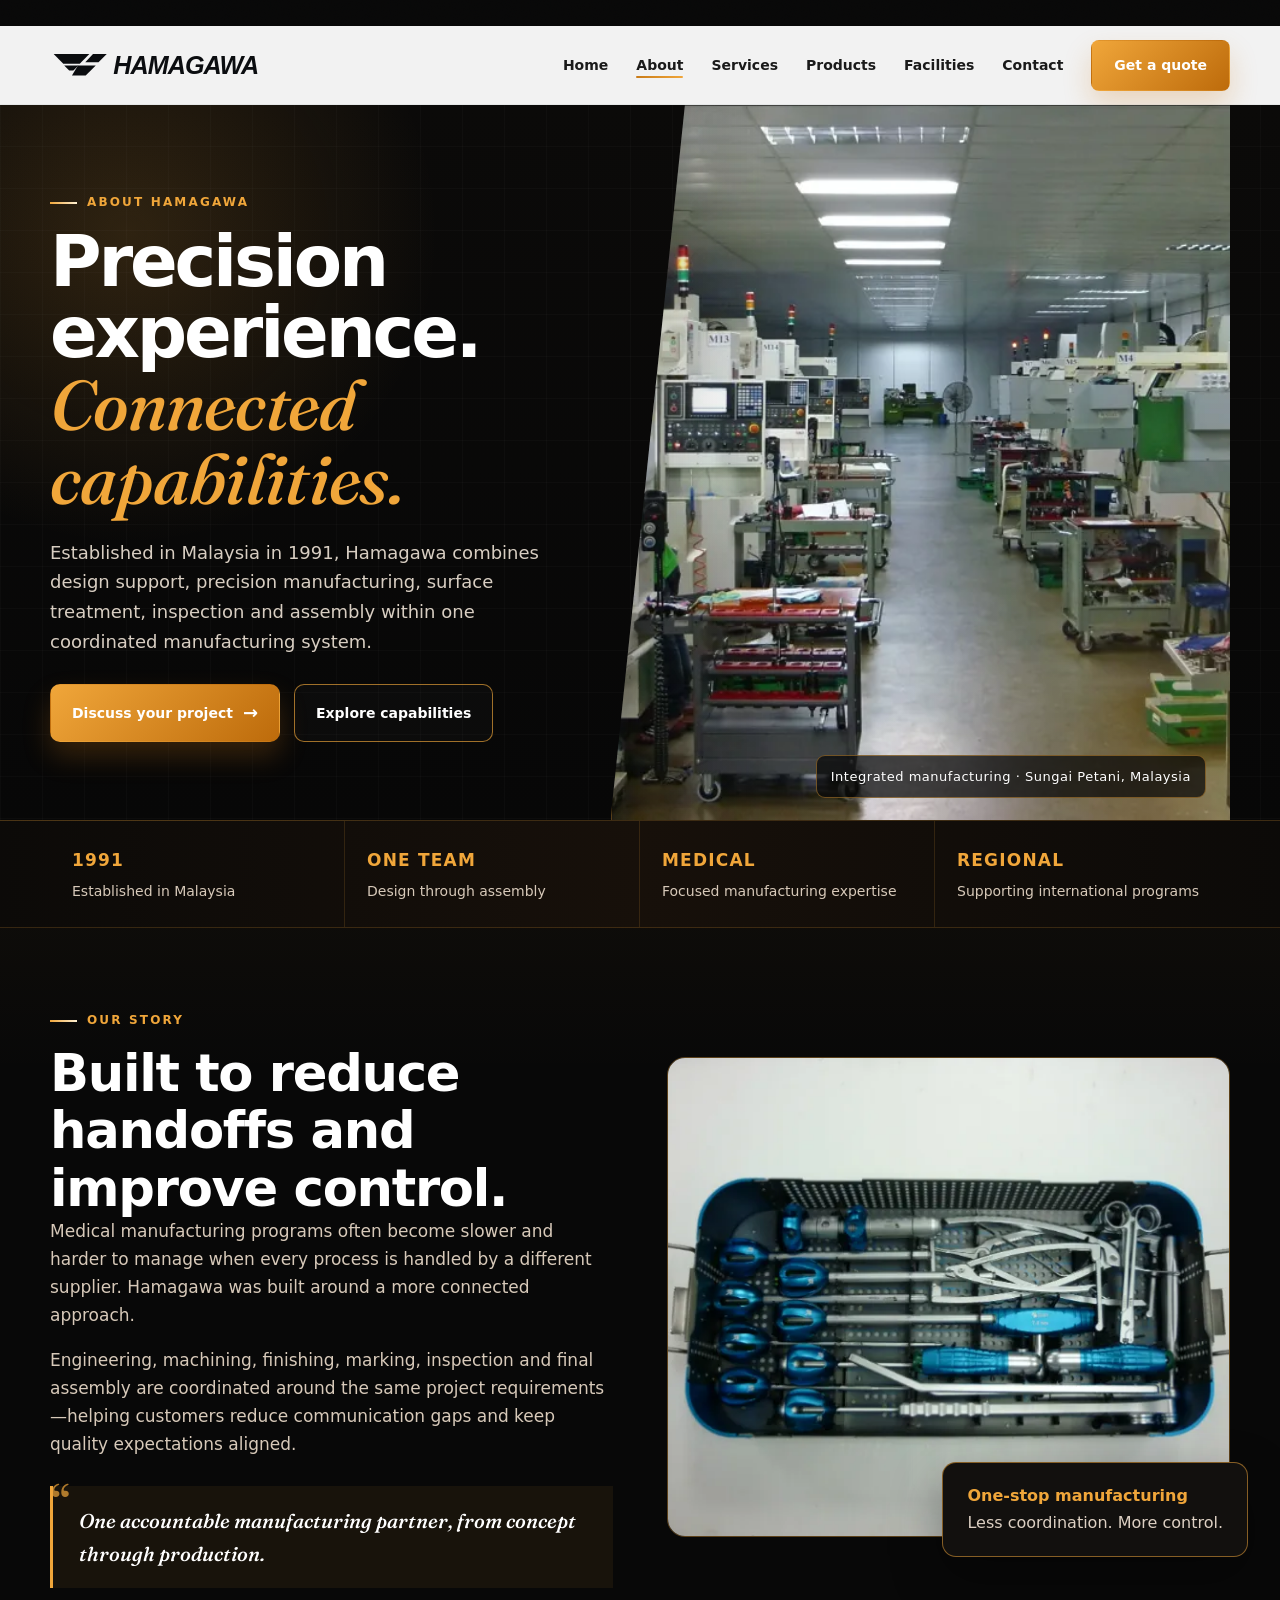
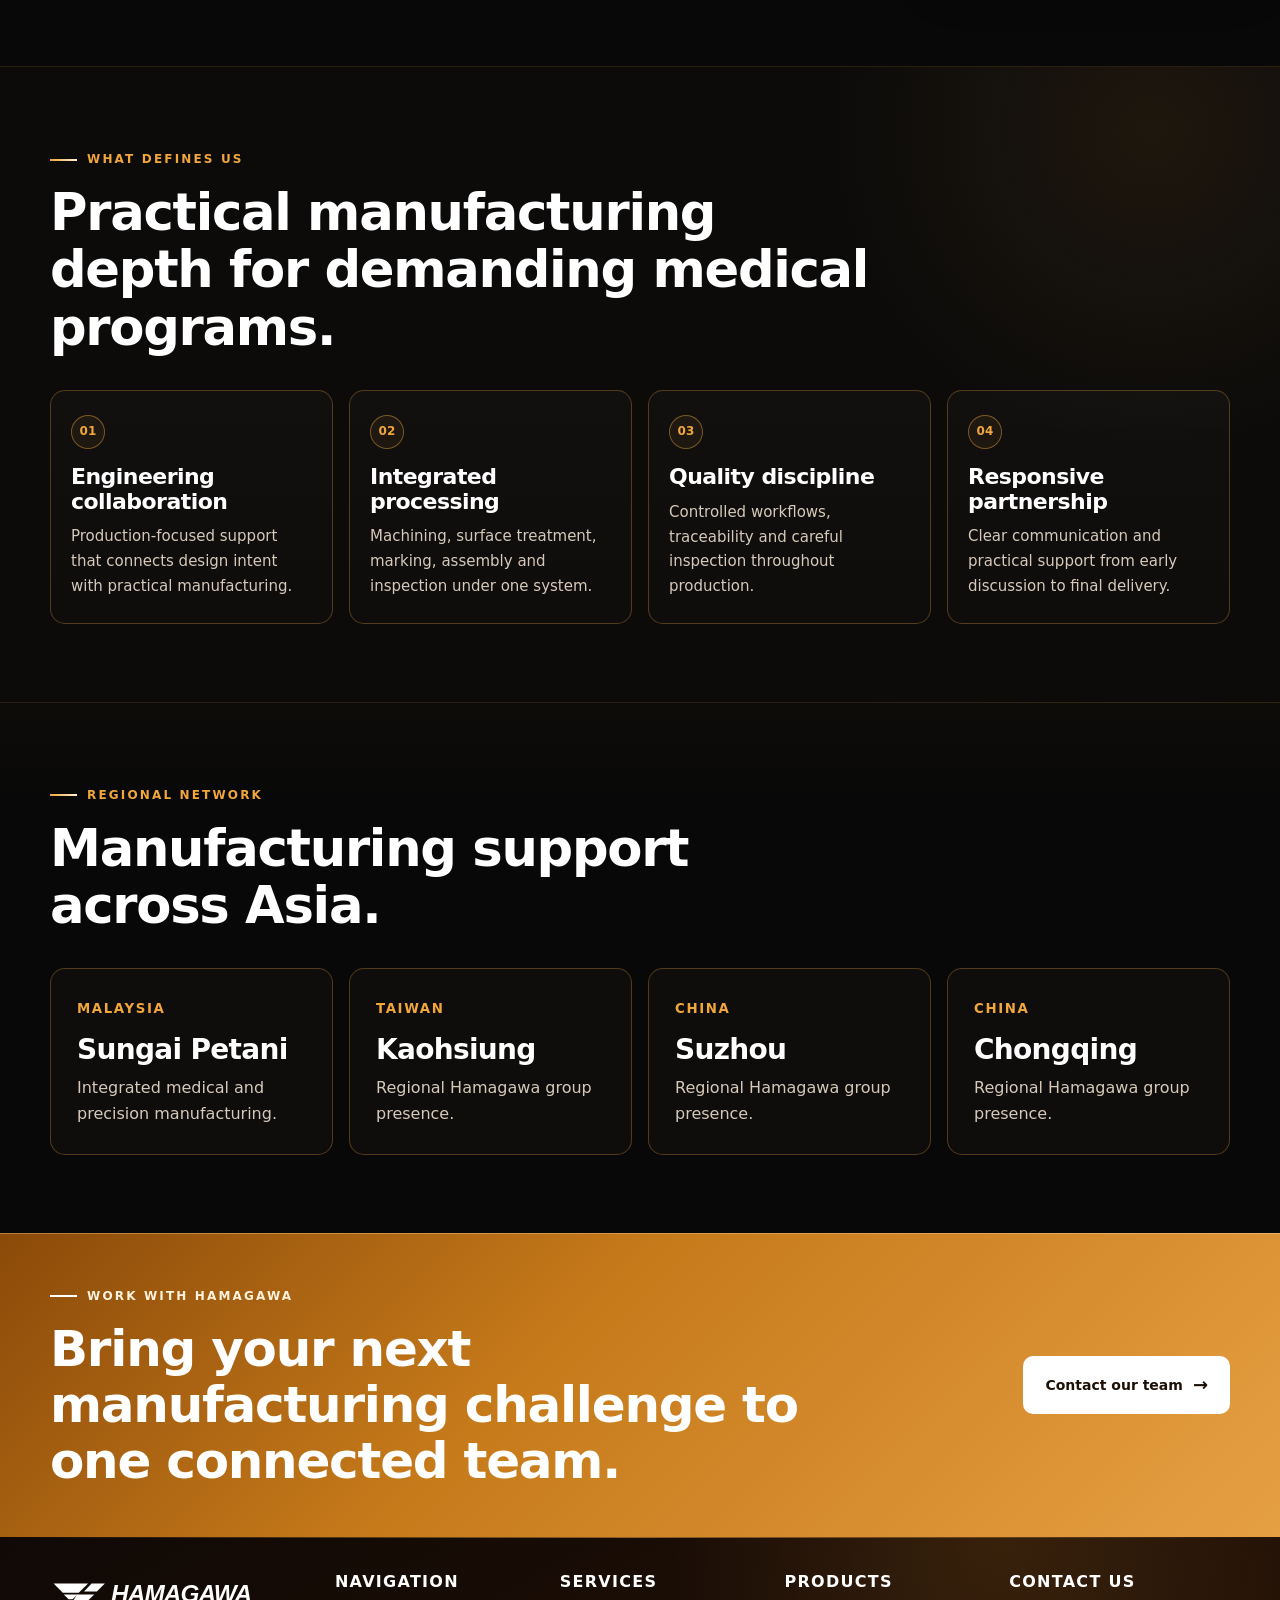
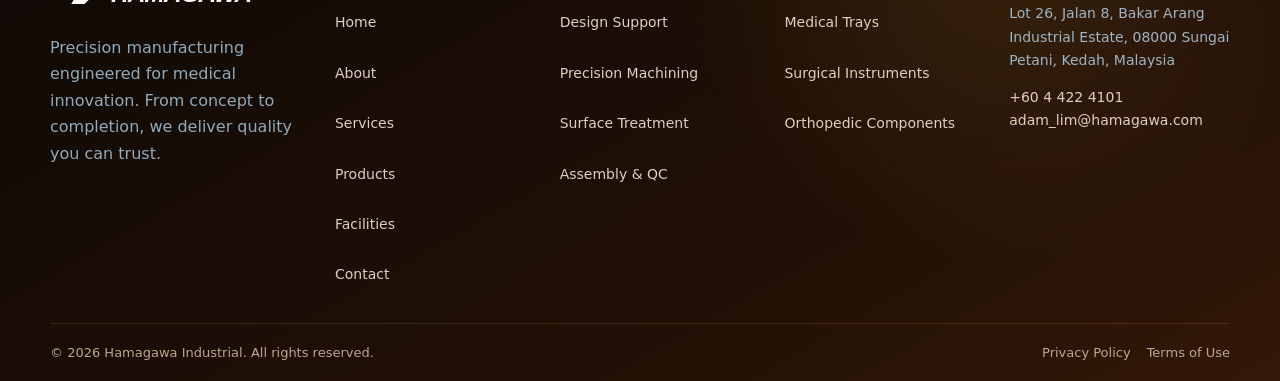
<file: about.html>
<!doctype html><html lang="en"><head><meta charset="utf-8"><meta name="viewport" content="width=device-width, initial-scale=1"><meta name="theme-color" content="#0a0705"><meta name="description" content="Learn about Hamagawa and its integrated medical manufacturing capabilities."><title>About Hamagawa | Integrated Medical Manufacturing</title><link rel="icon" href="favicon.svg" type="image/svg+xml"><link rel="preconnect" href="https://fonts.googleapis.com"><link rel="preconnect" href="https://fonts.gstatic.com" crossorigin><link href="https://fonts.googleapis.com/css2?family=Fraunces:ital,opsz,wght@0,9..144,500;1,9..144,500&display=swap" rel="stylesheet"><link rel="stylesheet" href="styles.css"></head><body class="inner-gold-v6"><a class="skip-link" href="#main">Skip to main content</a>
<header class="site-header ig-header">
  <div class="container header-inner">
    <a class="brand" href="index.html" aria-label="Hamagawa home"><img src="logo-original.svg" alt="Hamagawa"></a>
    <div class="nav-wrap">
      <nav class="main-nav" aria-label="Primary navigation"><ul><li><a href="index.html">Home</a></li><li><a href="about.html" aria-current="page">About</a></li><li><a href="services.html">Services</a></li><li><a href="products.html">Products</a></li><li><a href="facilities.html">Facilities</a></li><li><a href="contact.html">Contact</a></li></ul></nav>
      <a class="btn btn-primary header-cta" href="contact.html">Get a quote</a>
      <button class="menu-toggle" type="button" aria-expanded="false" aria-label="Open navigation menu"><span></span></button>
    </div>
  </div>
</header><main id="main">
<section class="ig-hero"><div class="container ig-hero-grid"><div class="ig-hero-copy reveal is-visible"><span class="ig-kicker">About Hamagawa</span><h1>Precision experience. <em>Connected capabilities.</em></h1><p>Established in Malaysia in 1991, Hamagawa combines design support, precision manufacturing, surface treatment, inspection and assembly within one coordinated manufacturing system.</p><div class="ig-actions"><a class="btn btn-primary btn-arrow" href="contact.html">Discuss your project</a><a class="btn btn-outline-gold" href="services.html">Explore capabilities</a></div></div><figure class="ig-hero-media reveal delay-1 is-visible"><img src="cnc-milling.webp" alt="Hamagawa manufacturing floor"><figcaption>Integrated manufacturing · Sungai Petani, Malaysia</figcaption></figure></div></section>
<section class="ig-stat-band"><div class="container ig-stat-grid"><article><b>1991</b><span>Established in Malaysia</span></article><article><b>One team</b><span>Design through assembly</span></article><article><b>Medical</b><span>Focused manufacturing expertise</span></article><article><b>Regional</b><span>Supporting international programs</span></article></div></section>
<section class="ig-section"><div class="container ig-split"><div class="ig-copy reveal"><span class="ig-kicker">Our story</span><h2>Built to reduce handoffs and improve control.</h2><p>Medical manufacturing programs often become slower and harder to manage when every process is handled by a different supplier. Hamagawa was built around a more connected approach.</p><p>Engineering, machining, finishing, marking, inspection and final assembly are coordinated around the same project requirements—helping customers reduce communication gaps and keep quality expectations aligned.</p><blockquote>One accountable manufacturing partner, from concept through production.</blockquote></div><div class="ig-image-stack reveal delay-1"><img src="medical-trays.webp" alt="Medical instrument tray"><div class="ig-image-note"><strong>One-stop manufacturing</strong><span>Less coordination. More control.</span></div></div></div></section>
<section class="ig-section ig-section-alt"><div class="container"><div class="ig-heading"><span class="ig-kicker">What defines us</span><h2>Practical manufacturing depth for demanding medical programs.</h2></div><div class="ig-card-grid four"><article class="ig-card"><span>01</span><h3>Engineering collaboration</h3><p>Production-focused support that connects design intent with practical manufacturing.</p></article><article class="ig-card"><span>02</span><h3>Integrated processing</h3><p>Machining, surface treatment, marking, assembly and inspection under one system.</p></article><article class="ig-card"><span>03</span><h3>Quality discipline</h3><p>Controlled workflows, traceability and careful inspection throughout production.</p></article><article class="ig-card"><span>04</span><h3>Responsive partnership</h3><p>Clear communication and practical support from early discussion to final delivery.</p></article></div></div></section>
<section class="ig-section"><div class="container"><div class="ig-heading"><span class="ig-kicker">Regional network</span><h2>Manufacturing support across Asia.</h2></div><div class="ig-location-grid"><article><small>Malaysia</small><h3>Sungai Petani</h3><p>Integrated medical and precision manufacturing.</p></article><article><small>Taiwan</small><h3>Kaohsiung</h3><p>Regional Hamagawa group presence.</p></article><article><small>China</small><h3>Suzhou</h3><p>Regional Hamagawa group presence.</p></article><article><small>China</small><h3>Chongqing</h3><p>Regional Hamagawa group presence.</p></article></div></div></section>
<section class="ig-cta"><div class="container ig-cta-inner"><div><span class="ig-kicker">Work with Hamagawa</span><h2>Bring your next manufacturing challenge to one connected team.</h2></div><a class="btn btn-light btn-arrow" href="contact.html">Contact our team</a></div></section></main><footer class="site-footer gold-footer ig-footer">
  <div class="container">
    <div class="footer-grid">
      <div class="footer-brand"><img src="logo-original-light.svg" alt="Hamagawa"><p>Precision manufacturing engineered for medical innovation. From concept to completion, we deliver quality you can trust.</p></div>
      <div class="footer-col"><h4>Navigation</h4><ul class="footer-links"><li><a href="index.html">Home</a></li><li><a href="about.html">About</a></li><li><a href="services.html">Services</a></li><li><a href="products.html">Products</a></li><li><a href="facilities.html">Facilities</a></li><li><a href="contact.html">Contact</a></li></ul></div>
      <div class="footer-col"><h4>Services</h4><ul class="footer-links"><li><a href="services.html">Design Support</a></li><li><a href="services.html">Precision Machining</a></li><li><a href="services.html">Surface Treatment</a></li><li><a href="services.html">Assembly &amp; QC</a></li></ul></div>
      <div class="footer-col"><h4>Products</h4><ul class="footer-links"><li><a href="products.html">Medical Trays</a></li><li><a href="products.html">Surgical Instruments</a></li><li><a href="products.html">Orthopedic Components</a></li></ul></div>
      <div class="footer-col"><h4>Contact us</h4><div class="footer-contact"><p>Lot 26, Jalan 8, Bakar Arang Industrial Estate, 08000 Sungai Petani, Kedah, Malaysia</p><p><a href="tel:+6044224101">+60 4 422 4101</a><br><a href="mailto:adam_lim@hamagawa.com">adam_lim@hamagawa.com</a></p></div></div>
    </div>
    <div class="footer-bottom"><span>© <span data-year></span> Hamagawa Industrial. All rights reserved.</span><div class="footer-bottom-links"><a href="contact.html">Privacy Policy</a><a href="contact.html">Terms of Use</a></div></div>
  </div>
</footer><script src="main.js"></script></body></html>
</file>
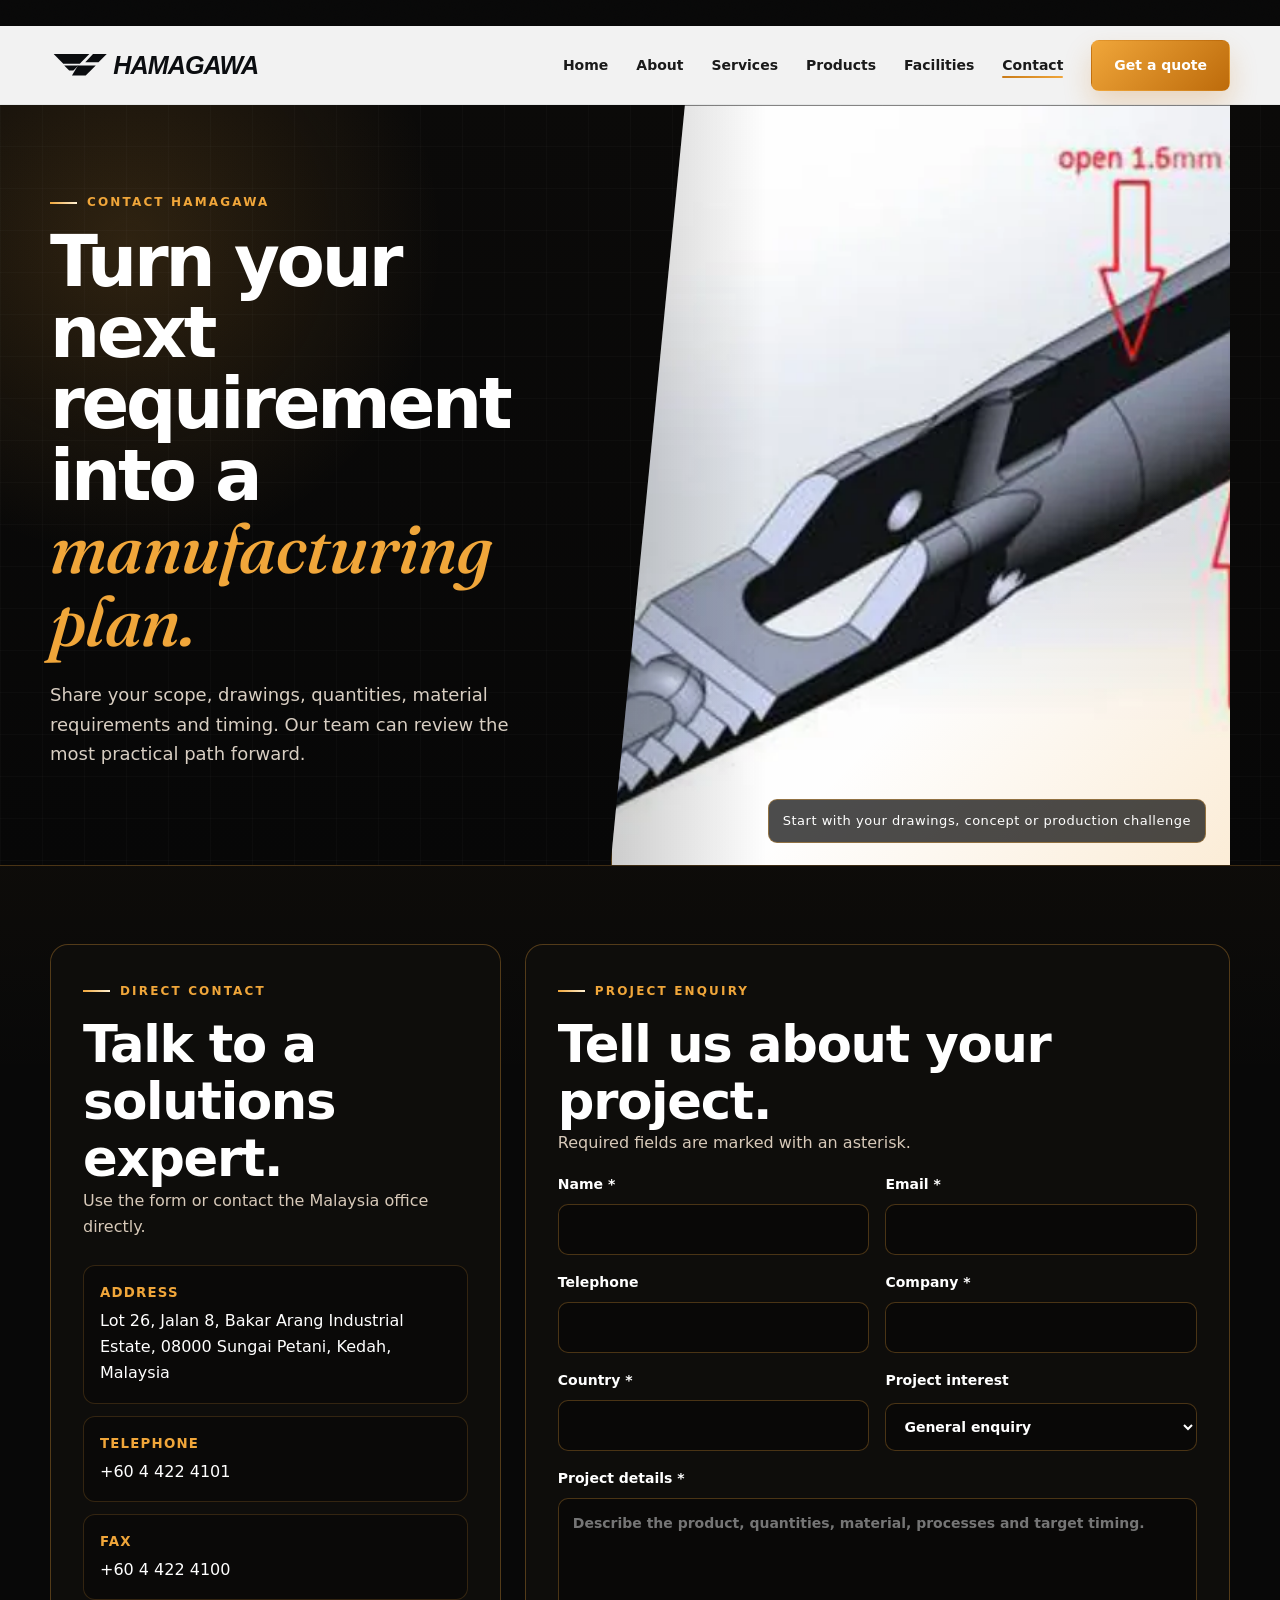
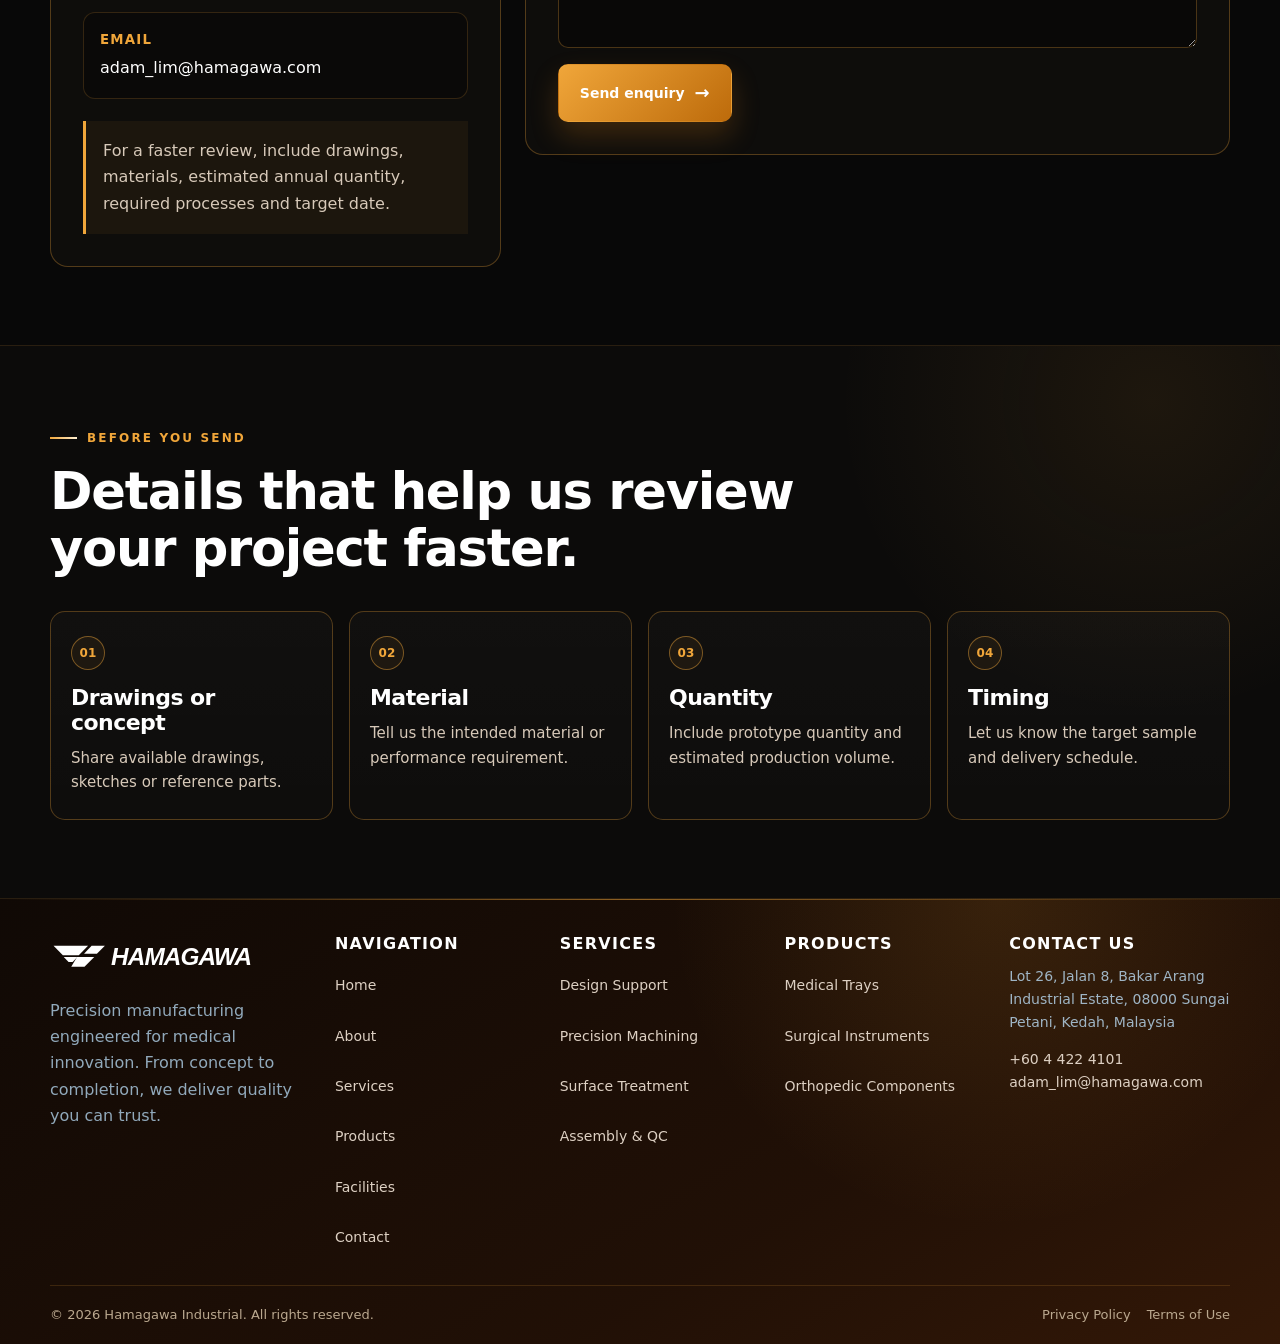
<file: contact.html>
<!doctype html><html lang="en"><head><meta charset="utf-8"><meta name="viewport" content="width=device-width, initial-scale=1"><meta name="theme-color" content="#0a0705"><meta name="description" content="Contact Hamagawa in Sungai Petani, Malaysia to discuss precision medical manufacturing requirements."><title>Contact Hamagawa | Start a Project Enquiry</title><link rel="icon" href="favicon.svg" type="image/svg+xml"><link rel="preconnect" href="https://fonts.googleapis.com"><link rel="preconnect" href="https://fonts.gstatic.com" crossorigin><link href="https://fonts.googleapis.com/css2?family=Fraunces:ital,opsz,wght@0,9..144,500;1,9..144,500&display=swap" rel="stylesheet"><link rel="stylesheet" href="styles.css"></head><body class="inner-gold-v6"><a class="skip-link" href="#main">Skip to main content</a>
<header class="site-header ig-header">
  <div class="container header-inner">
    <a class="brand" href="index.html" aria-label="Hamagawa home"><img src="logo-original.svg" alt="Hamagawa"></a>
    <div class="nav-wrap">
      <nav class="main-nav" aria-label="Primary navigation"><ul><li><a href="index.html">Home</a></li><li><a href="about.html">About</a></li><li><a href="services.html">Services</a></li><li><a href="products.html">Products</a></li><li><a href="facilities.html">Facilities</a></li><li><a href="contact.html" aria-current="page">Contact</a></li></ul></nav>
      <a class="btn btn-primary header-cta" href="contact.html">Get a quote</a>
      <button class="menu-toggle" type="button" aria-expanded="false" aria-label="Open navigation menu"><span></span></button>
    </div>
  </div>
</header><main id="main">
<section class="ig-hero ig-contact-hero"><div class="container ig-hero-grid"><div class="ig-hero-copy reveal is-visible"><span class="ig-kicker">Contact Hamagawa</span><h1>Turn your next requirement into a <em>manufacturing plan.</em></h1><p>Share your scope, drawings, quantities, material requirements and timing. Our team can review the most practical path forward.</p></div><figure class="ig-hero-media reveal delay-1 is-visible"><img src="codesign.webp" alt="Medical device design collaboration"><figcaption>Start with your drawings, concept or production challenge</figcaption></figure></div></section>
<section class="ig-section"><div class="container ig-contact-layout"><aside class="ig-contact-panel reveal"><span class="ig-kicker">Direct contact</span><h2>Talk to a solutions expert.</h2><p>Use the form or contact the Malaysia office directly.</p><div class="ig-contact-list"><div><small>Address</small><address>Lot 26, Jalan 8, Bakar Arang Industrial Estate, 08000 Sungai Petani, Kedah, Malaysia</address></div><div><small>Telephone</small><a href="tel:+6044224101">+60 4 422 4101</a></div><div><small>Fax</small><a href="tel:+6044224100">+60 4 422 4100</a></div><div><small>Email</small><a href="mailto:adam_lim@hamagawa.com">adam_lim@hamagawa.com</a></div></div><div class="ig-contact-note">For a faster review, include drawings, materials, estimated annual quantity, required processes and target date.</div></aside><div class="ig-form-card reveal delay-1"><span class="ig-kicker">Project enquiry</span><h2>Tell us about your project.</h2><p>Required fields are marked with an asterisk.</p><div class="form-status" role="status" aria-live="polite"></div><form action="contact-handler.php" method="post"><div class="honeypot" aria-hidden="true"><label>Leave this field empty<input type="text" name="website" tabindex="-1" autocomplete="off"></label></div><div class="ig-form-grid"><label>Name *<input name="name" type="text" maxlength="100" required autocomplete="name"></label><label>Email *<input name="email" type="email" maxlength="160" required autocomplete="email"></label><label>Telephone<input name="telephone" type="tel" maxlength="40" autocomplete="tel"></label><label>Company *<input name="company" type="text" maxlength="140" required autocomplete="organization"></label><label>Country *<input name="country" type="text" maxlength="80" required autocomplete="country-name"></label><label>Project interest<select name="interest"><option>General enquiry</option><option>Medical trays</option><option>Surgical instruments</option><option>Orthopedic components</option><option>Machining</option><option>Surface treatment</option><option>Other</option></select></label><label class="full">Project details *<textarea name="message" maxlength="3000" required placeholder="Describe the product, quantities, material, processes and target timing."></textarea></label><div class="full"><button class="btn btn-primary btn-arrow" type="submit">Send enquiry</button></div></div></form></div></div></section>
<section class="ig-section ig-section-alt"><div class="container"><div class="ig-heading"><span class="ig-kicker">Before you send</span><h2>Details that help us review your project faster.</h2></div><div class="ig-card-grid four"><article class="ig-card"><span>01</span><h3>Drawings or concept</h3><p>Share available drawings, sketches or reference parts.</p></article><article class="ig-card"><span>02</span><h3>Material</h3><p>Tell us the intended material or performance requirement.</p></article><article class="ig-card"><span>03</span><h3>Quantity</h3><p>Include prototype quantity and estimated production volume.</p></article><article class="ig-card"><span>04</span><h3>Timing</h3><p>Let us know the target sample and delivery schedule.</p></article></div></div></section></main><footer class="site-footer gold-footer ig-footer">
  <div class="container">
    <div class="footer-grid">
      <div class="footer-brand"><img src="logo-original-light.svg" alt="Hamagawa"><p>Precision manufacturing engineered for medical innovation. From concept to completion, we deliver quality you can trust.</p></div>
      <div class="footer-col"><h4>Navigation</h4><ul class="footer-links"><li><a href="index.html">Home</a></li><li><a href="about.html">About</a></li><li><a href="services.html">Services</a></li><li><a href="products.html">Products</a></li><li><a href="facilities.html">Facilities</a></li><li><a href="contact.html">Contact</a></li></ul></div>
      <div class="footer-col"><h4>Services</h4><ul class="footer-links"><li><a href="services.html">Design Support</a></li><li><a href="services.html">Precision Machining</a></li><li><a href="services.html">Surface Treatment</a></li><li><a href="services.html">Assembly &amp; QC</a></li></ul></div>
      <div class="footer-col"><h4>Products</h4><ul class="footer-links"><li><a href="products.html">Medical Trays</a></li><li><a href="products.html">Surgical Instruments</a></li><li><a href="products.html">Orthopedic Components</a></li></ul></div>
      <div class="footer-col"><h4>Contact us</h4><div class="footer-contact"><p>Lot 26, Jalan 8, Bakar Arang Industrial Estate, 08000 Sungai Petani, Kedah, Malaysia</p><p><a href="tel:+6044224101">+60 4 422 4101</a><br><a href="mailto:adam_lim@hamagawa.com">adam_lim@hamagawa.com</a></p></div></div>
    </div>
    <div class="footer-bottom"><span>© <span data-year></span> Hamagawa Industrial. All rights reserved.</span><div class="footer-bottom-links"><a href="contact.html">Privacy Policy</a><a href="contact.html">Terms of Use</a></div></div>
  </div>
</footer><script src="main.js"></script></body></html>
</file>
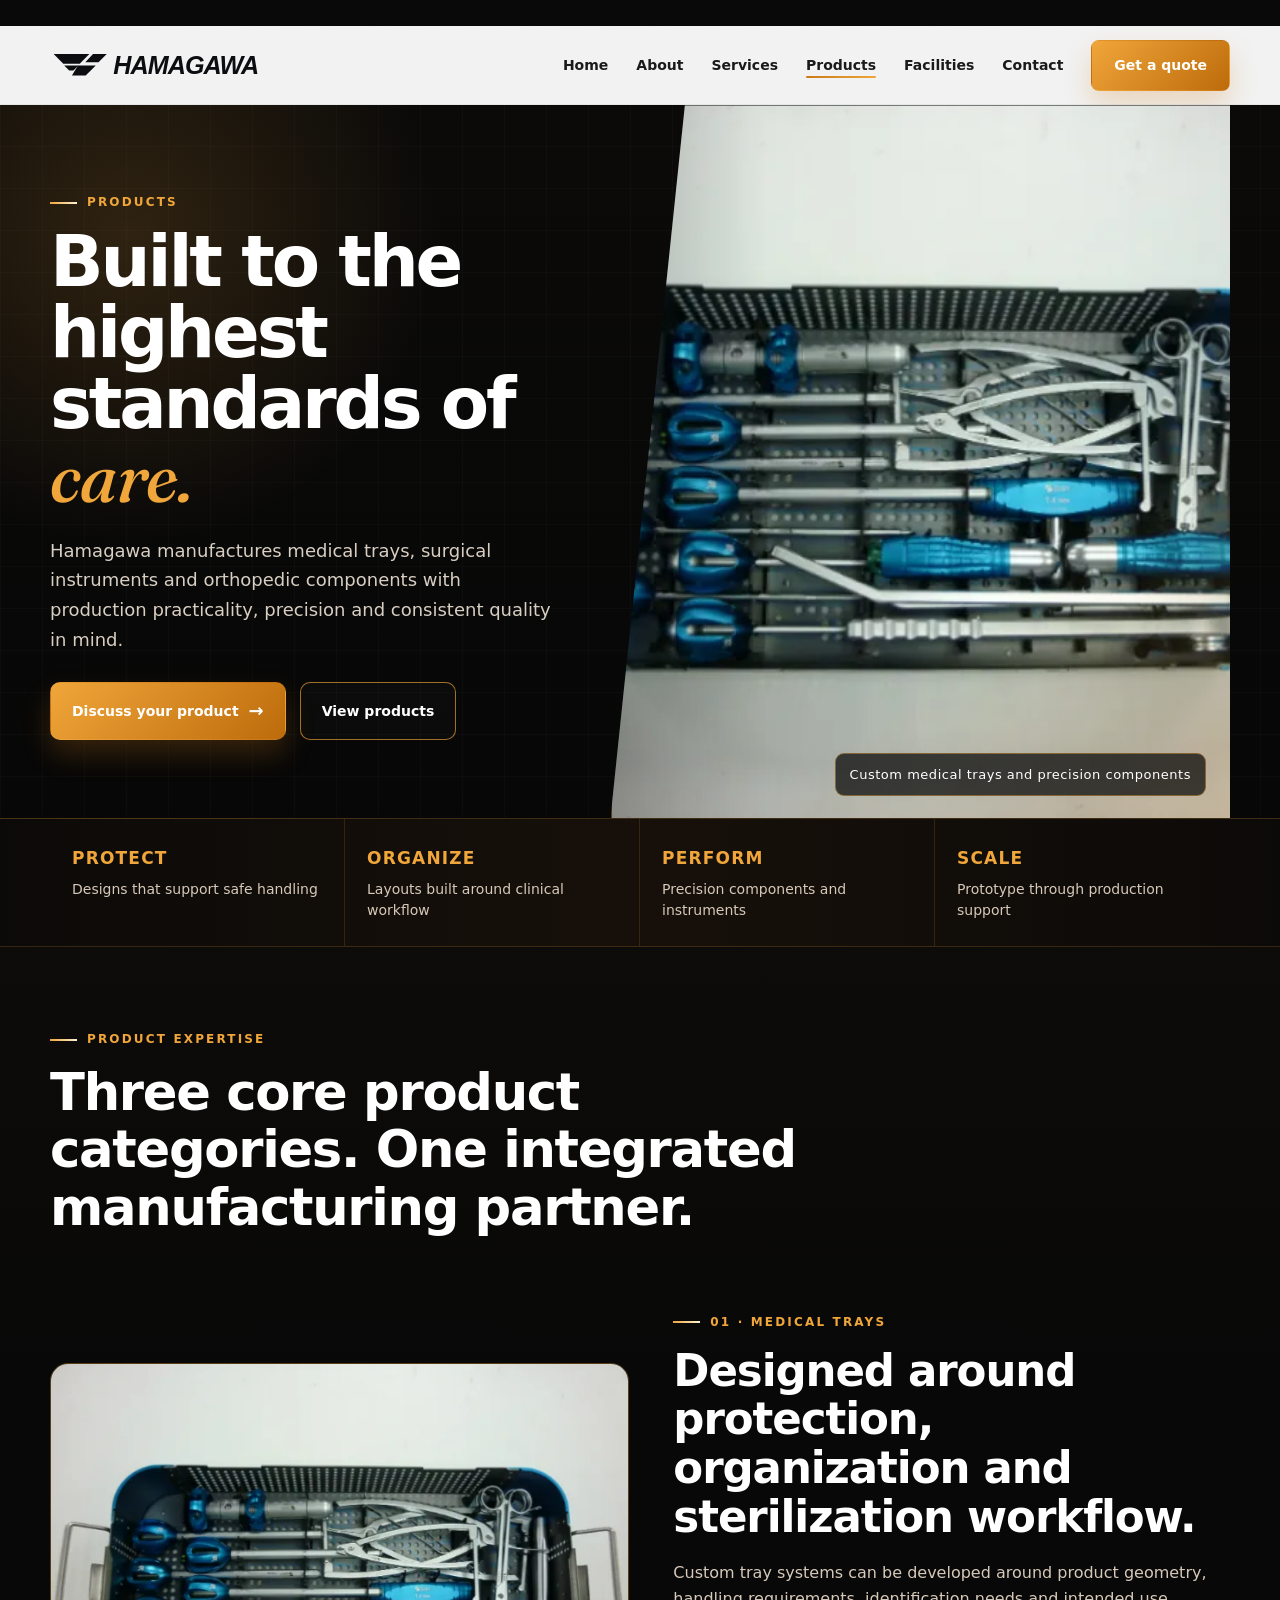
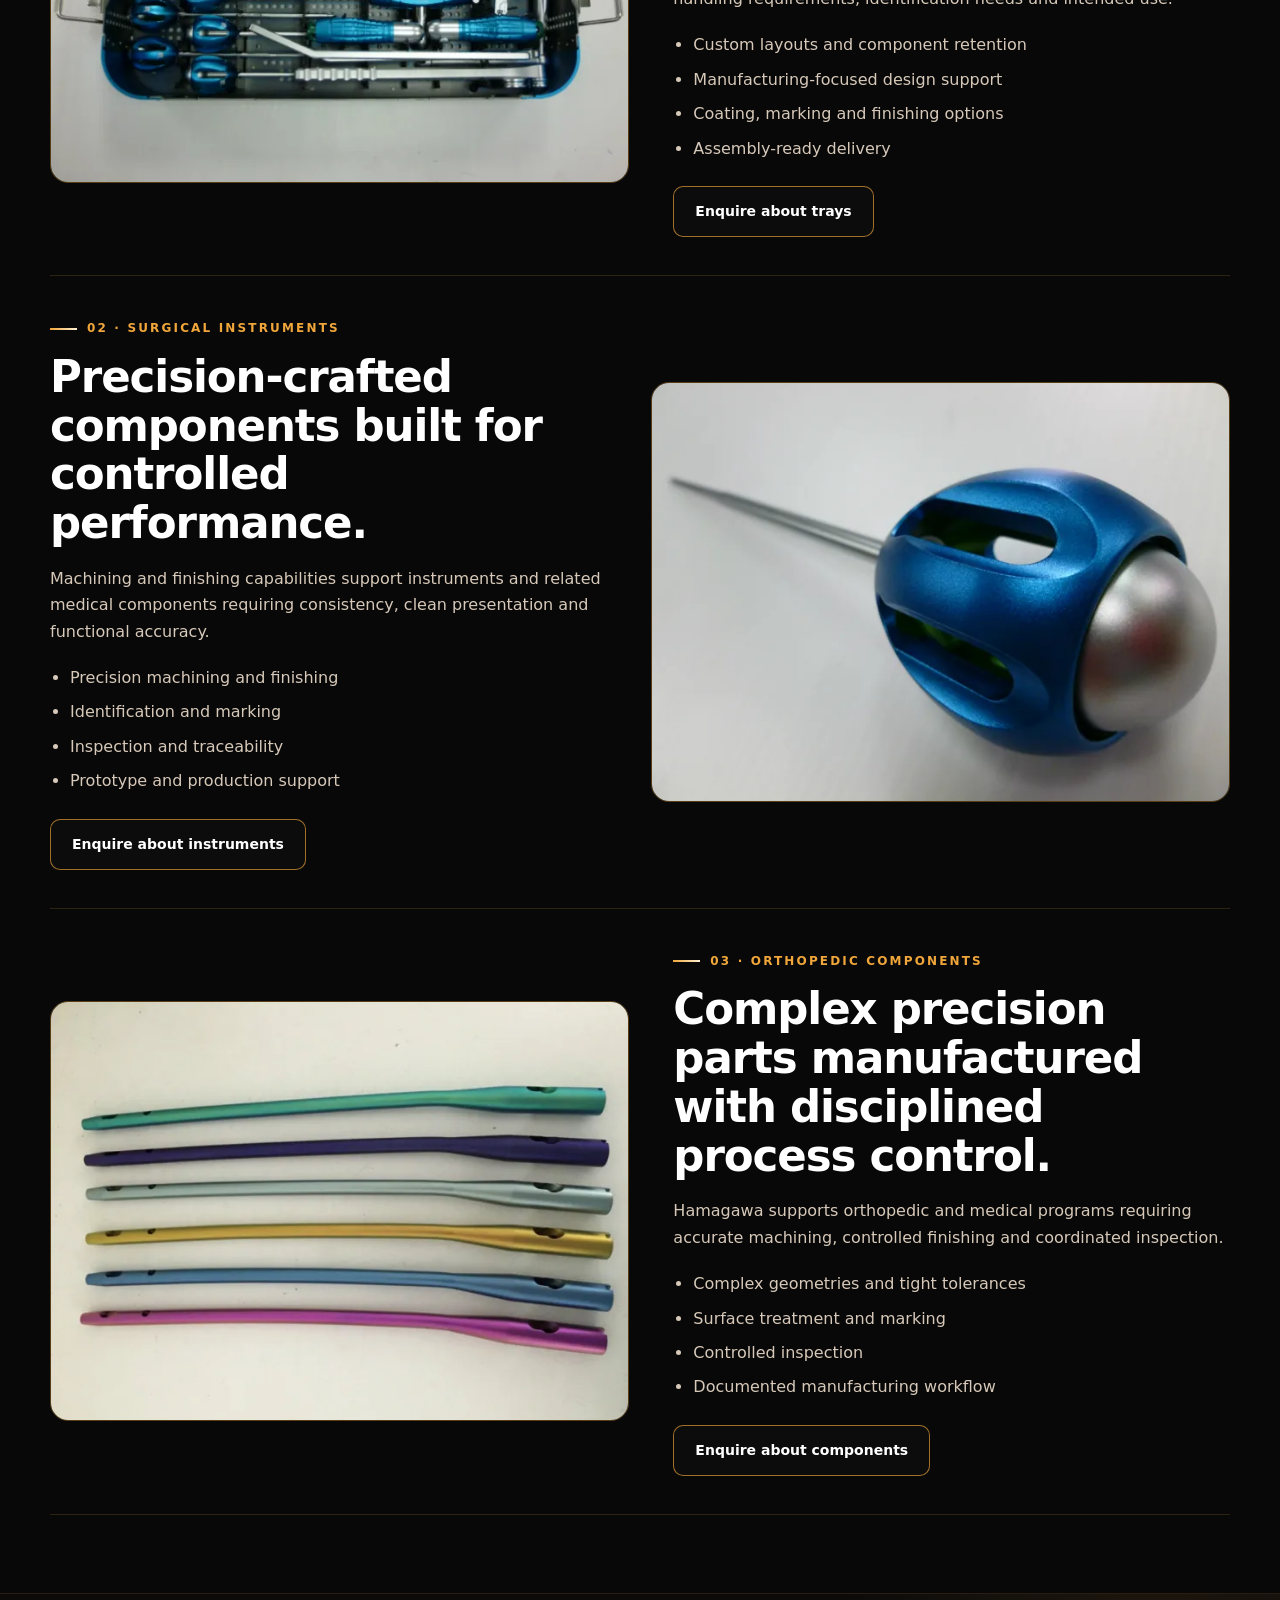
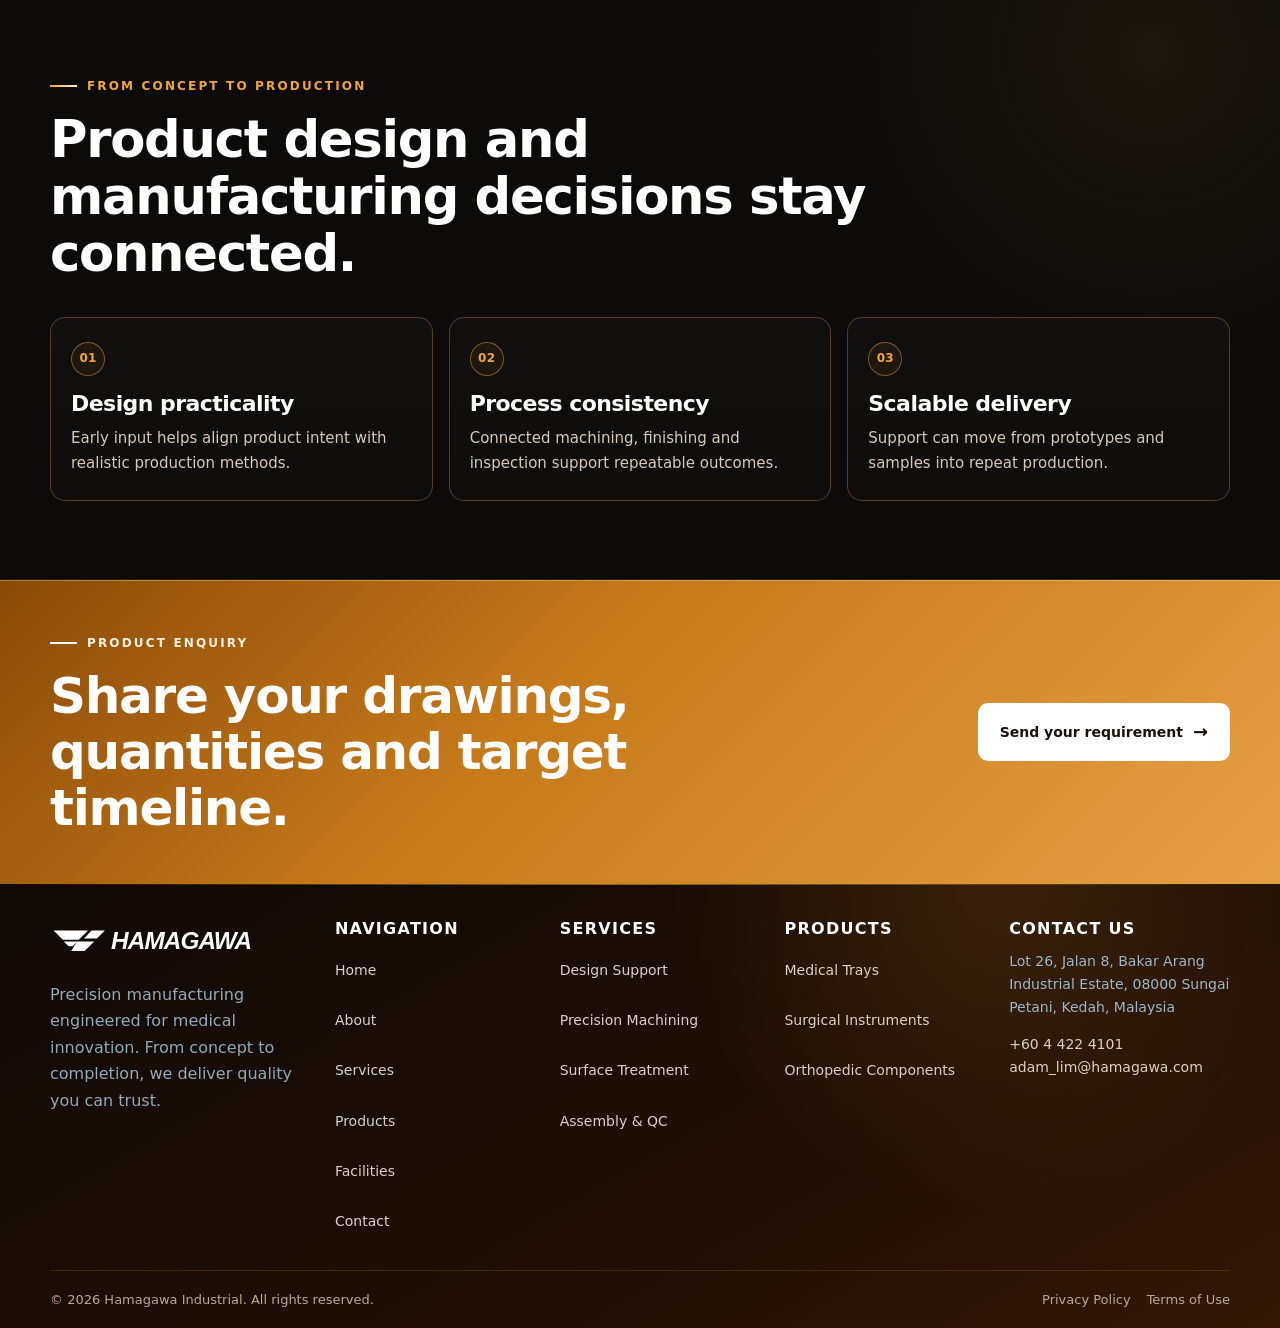
<file: products.html>
<!doctype html><html lang="en"><head><meta charset="utf-8"><meta name="viewport" content="width=device-width, initial-scale=1"><meta name="theme-color" content="#0a0705"><meta name="description" content="Explore Hamagawa medical trays, surgical instruments and orthopedic components."><title>Products | Hamagawa Ortho</title><link rel="icon" href="favicon.svg" type="image/svg+xml"><link rel="preconnect" href="https://fonts.googleapis.com"><link rel="preconnect" href="https://fonts.gstatic.com" crossorigin><link href="https://fonts.googleapis.com/css2?family=Fraunces:ital,opsz,wght@0,9..144,500;1,9..144,500&display=swap" rel="stylesheet"><link rel="stylesheet" href="styles.css"></head><body class="inner-gold-v6"><a class="skip-link" href="#main">Skip to main content</a>
<header class="site-header ig-header">
  <div class="container header-inner">
    <a class="brand" href="index.html" aria-label="Hamagawa home"><img src="logo-original.svg" alt="Hamagawa"></a>
    <div class="nav-wrap">
      <nav class="main-nav" aria-label="Primary navigation"><ul><li><a href="index.html">Home</a></li><li><a href="about.html">About</a></li><li><a href="services.html">Services</a></li><li><a href="products.html" aria-current="page">Products</a></li><li><a href="facilities.html">Facilities</a></li><li><a href="contact.html">Contact</a></li></ul></nav>
      <a class="btn btn-primary header-cta" href="contact.html">Get a quote</a>
      <button class="menu-toggle" type="button" aria-expanded="false" aria-label="Open navigation menu"><span></span></button>
    </div>
  </div>
</header><main id="main">
<section class="ig-hero"><div class="container ig-hero-grid"><div class="ig-hero-copy reveal is-visible"><span class="ig-kicker">Products</span><h1>Built to the highest standards of <em>care.</em></h1><p>Hamagawa manufactures medical trays, surgical instruments and orthopedic components with production practicality, precision and consistent quality in mind.</p><div class="ig-actions"><a class="btn btn-primary btn-arrow" href="contact.html">Discuss your product</a><a class="btn btn-outline-gold" href="#products">View products</a></div></div><figure class="ig-hero-media reveal delay-1 is-visible"><img src="medical-trays.webp" alt="Medical trays"><figcaption>Custom medical trays and precision components</figcaption></figure></div></section>
<section class="ig-stat-band"><div class="container ig-stat-grid"><article><b>Protect</b><span>Designs that support safe handling</span></article><article><b>Organize</b><span>Layouts built around clinical workflow</span></article><article><b>Perform</b><span>Precision components and instruments</span></article><article><b>Scale</b><span>Prototype through production support</span></article></div></section>
<section class="ig-section" id="products"><div class="container"><div class="ig-heading"><span class="ig-kicker">Product expertise</span><h2>Three core product categories. One integrated manufacturing partner.</h2></div><div class="ig-product-feature"><img src="medical-trays.webp" alt="Medical trays"><div><span class="ig-kicker">01 · Medical trays</span><h2>Designed around protection, organization and sterilization workflow.</h2><p>Custom tray systems can be developed around product geometry, handling requirements, identification needs and intended use.</p><ul><li>Custom layouts and component retention</li><li>Manufacturing-focused design support</li><li>Coating, marking and finishing options</li><li>Assembly-ready delivery</li></ul><a class="btn btn-outline-gold" href="contact.html">Enquire about trays</a></div></div>
<div class="ig-product-feature reverse"><img src="medical-instruments.webp" alt="Surgical instruments"><div><span class="ig-kicker">02 · Surgical instruments</span><h2>Precision-crafted components built for controlled performance.</h2><p>Machining and finishing capabilities support instruments and related medical components requiring consistency, clean presentation and functional accuracy.</p><ul><li>Precision machining and finishing</li><li>Identification and marking</li><li>Inspection and traceability</li><li>Prototype and production support</li></ul><a class="btn btn-outline-gold" href="contact.html">Enquire about instruments</a></div></div>
<div class="ig-product-feature"><img src="medical-implants.webp" alt="Orthopedic components"><div><span class="ig-kicker">03 · Orthopedic components</span><h2>Complex precision parts manufactured with disciplined process control.</h2><p>Hamagawa supports orthopedic and medical programs requiring accurate machining, controlled finishing and coordinated inspection.</p><ul><li>Complex geometries and tight tolerances</li><li>Surface treatment and marking</li><li>Controlled inspection</li><li>Documented manufacturing workflow</li></ul><a class="btn btn-outline-gold" href="contact.html">Enquire about components</a></div></div></div></section>
<section class="ig-section ig-section-alt"><div class="container"><div class="ig-heading"><span class="ig-kicker">From concept to production</span><h2>Product design and manufacturing decisions stay connected.</h2></div><div class="ig-card-grid three"><article class="ig-card"><span>01</span><h3>Design practicality</h3><p>Early input helps align product intent with realistic production methods.</p></article><article class="ig-card"><span>02</span><h3>Process consistency</h3><p>Connected machining, finishing and inspection support repeatable outcomes.</p></article><article class="ig-card"><span>03</span><h3>Scalable delivery</h3><p>Support can move from prototypes and samples into repeat production.</p></article></div></div></section>
<section class="ig-cta"><div class="container ig-cta-inner"><div><span class="ig-kicker">Product enquiry</span><h2>Share your drawings, quantities and target timeline.</h2></div><a class="btn btn-light btn-arrow" href="contact.html">Send your requirement</a></div></section></main><footer class="site-footer gold-footer ig-footer">
  <div class="container">
    <div class="footer-grid">
      <div class="footer-brand"><img src="logo-original-light.svg" alt="Hamagawa"><p>Precision manufacturing engineered for medical innovation. From concept to completion, we deliver quality you can trust.</p></div>
      <div class="footer-col"><h4>Navigation</h4><ul class="footer-links"><li><a href="index.html">Home</a></li><li><a href="about.html">About</a></li><li><a href="services.html">Services</a></li><li><a href="products.html">Products</a></li><li><a href="facilities.html">Facilities</a></li><li><a href="contact.html">Contact</a></li></ul></div>
      <div class="footer-col"><h4>Services</h4><ul class="footer-links"><li><a href="services.html">Design Support</a></li><li><a href="services.html">Precision Machining</a></li><li><a href="services.html">Surface Treatment</a></li><li><a href="services.html">Assembly &amp; QC</a></li></ul></div>
      <div class="footer-col"><h4>Products</h4><ul class="footer-links"><li><a href="products.html">Medical Trays</a></li><li><a href="products.html">Surgical Instruments</a></li><li><a href="products.html">Orthopedic Components</a></li></ul></div>
      <div class="footer-col"><h4>Contact us</h4><div class="footer-contact"><p>Lot 26, Jalan 8, Bakar Arang Industrial Estate, 08000 Sungai Petani, Kedah, Malaysia</p><p><a href="tel:+6044224101">+60 4 422 4101</a><br><a href="mailto:adam_lim@hamagawa.com">adam_lim@hamagawa.com</a></p></div></div>
    </div>
    <div class="footer-bottom"><span>© <span data-year></span> Hamagawa Industrial. All rights reserved.</span><div class="footer-bottom-links"><a href="contact.html">Privacy Policy</a><a href="contact.html">Terms of Use</a></div></div>
  </div>
</footer><script src="main.js"></script></body></html>
</file>
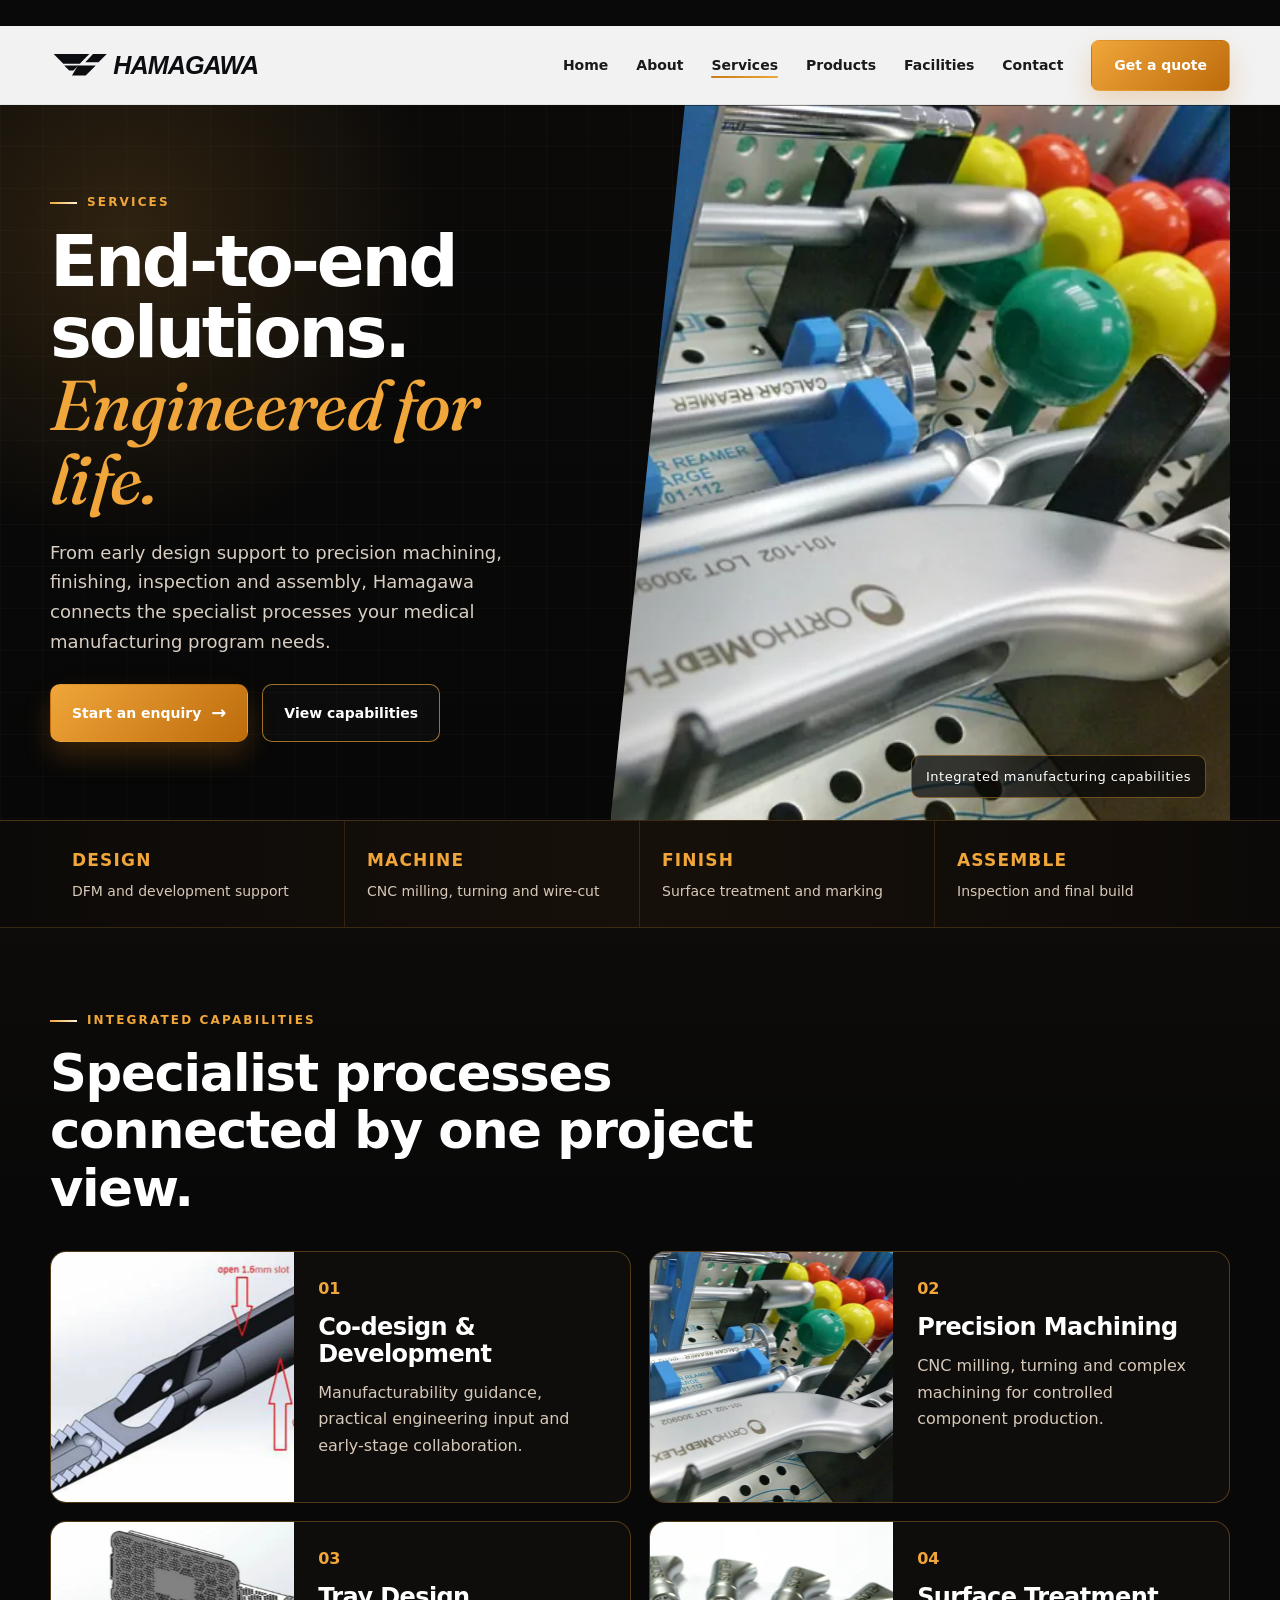
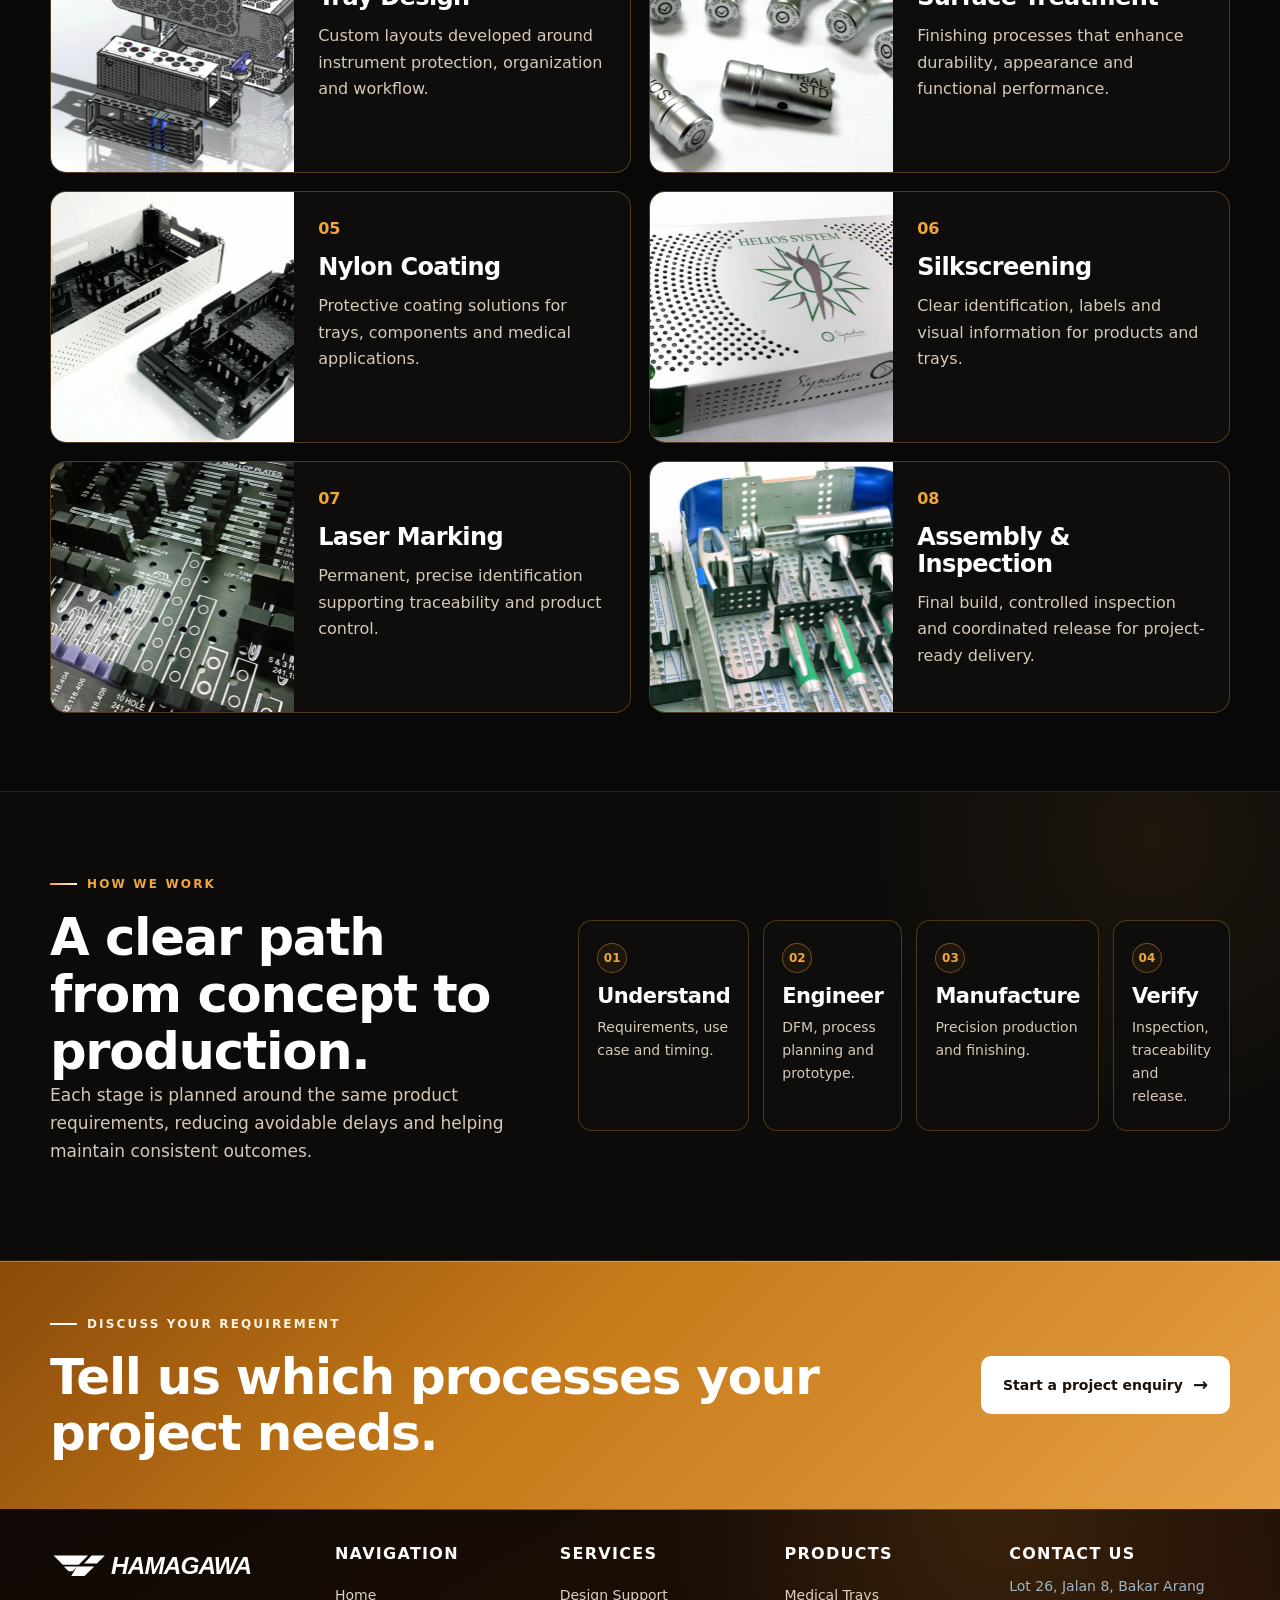
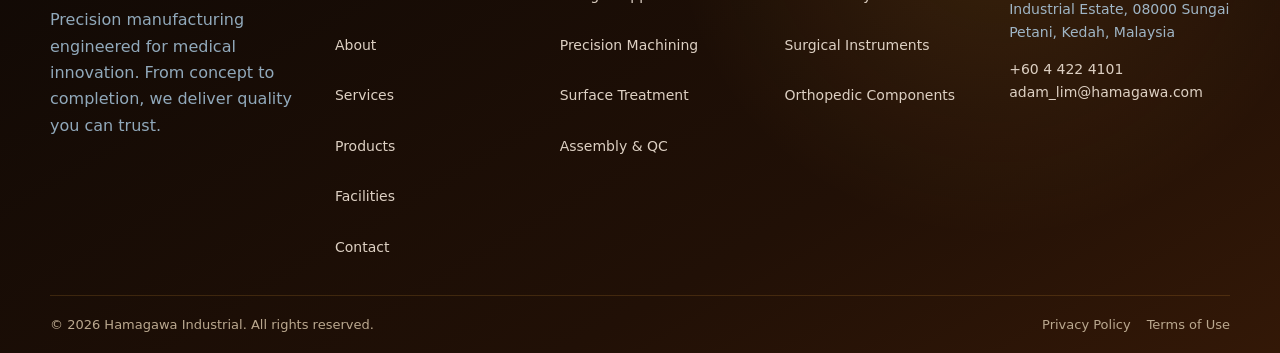
<file: services.html>
<!doctype html><html lang="en"><head><meta charset="utf-8"><meta name="viewport" content="width=device-width, initial-scale=1"><meta name="theme-color" content="#0a0705"><meta name="description" content="Explore Hamagawa design, machining, finishing, marking, coating, assembly and inspection services."><title>Services | Hamagawa Ortho</title><link rel="icon" href="favicon.svg" type="image/svg+xml"><link rel="preconnect" href="https://fonts.googleapis.com"><link rel="preconnect" href="https://fonts.gstatic.com" crossorigin><link href="https://fonts.googleapis.com/css2?family=Fraunces:ital,opsz,wght@0,9..144,500;1,9..144,500&display=swap" rel="stylesheet"><link rel="stylesheet" href="styles.css"></head><body class="inner-gold-v6"><a class="skip-link" href="#main">Skip to main content</a>
<header class="site-header ig-header">
  <div class="container header-inner">
    <a class="brand" href="index.html" aria-label="Hamagawa home"><img src="logo-original.svg" alt="Hamagawa"></a>
    <div class="nav-wrap">
      <nav class="main-nav" aria-label="Primary navigation"><ul><li><a href="index.html">Home</a></li><li><a href="about.html">About</a></li><li><a href="services.html" aria-current="page">Services</a></li><li><a href="products.html">Products</a></li><li><a href="facilities.html">Facilities</a></li><li><a href="contact.html">Contact</a></li></ul></nav>
      <a class="btn btn-primary header-cta" href="contact.html">Get a quote</a>
      <button class="menu-toggle" type="button" aria-expanded="false" aria-label="Open navigation menu"><span></span></button>
    </div>
  </div>
</header><main id="main">
<section class="ig-hero"><div class="container ig-hero-grid"><div class="ig-hero-copy reveal is-visible"><span class="ig-kicker">Services</span><h1>End-to-end solutions. <em>Engineered for life.</em></h1><p>From early design support to precision machining, finishing, inspection and assembly, Hamagawa connects the specialist processes your medical manufacturing program needs.</p><div class="ig-actions"><a class="btn btn-primary btn-arrow" href="contact.html">Start an enquiry</a><a class="btn btn-outline-gold" href="#capabilities">View capabilities</a></div></div><figure class="ig-hero-media reveal delay-1 is-visible"><img src="machining.webp" alt="Precision machining"><figcaption>Integrated manufacturing capabilities</figcaption></figure></div></section>
<section class="ig-stat-band"><div class="container ig-stat-grid"><article><b>Design</b><span>DFM and development support</span></article><article><b>Machine</b><span>CNC milling, turning and wire-cut</span></article><article><b>Finish</b><span>Surface treatment and marking</span></article><article><b>Assemble</b><span>Inspection and final build</span></article></div></section>
<section class="ig-section" id="capabilities"><div class="container"><div class="ig-heading"><span class="ig-kicker">Integrated capabilities</span><h2>Specialist processes connected by one project view.</h2></div><div class="ig-service-grid">
<article class="ig-service-card"><img src="codesign.webp" alt="Co-design"><div><span>01</span><h3>Co-design &amp; Development</h3><p>Manufacturability guidance, practical engineering input and early-stage collaboration.</p></div></article>
<article class="ig-service-card"><img src="machining.webp" alt="CNC machining"><div><span>02</span><h3>Precision Machining</h3><p>CNC milling, turning and complex machining for controlled component production.</p></div></article>
<article class="ig-service-card"><img src="tray-design.webp" alt="Tray design"><div><span>03</span><h3>Tray Design</h3><p>Custom layouts developed around instrument protection, organization and workflow.</p></div></article>
<article class="ig-service-card"><img src="surface-treatment.webp" alt="Surface treatment"><div><span>04</span><h3>Surface Treatment</h3><p>Finishing processes that enhance durability, appearance and functional performance.</p></div></article>
<article class="ig-service-card"><img src="nylon-coating.webp" alt="Nylon coating"><div><span>05</span><h3>Nylon Coating</h3><p>Protective coating solutions for trays, components and medical applications.</p></div></article>
<article class="ig-service-card"><img src="silkscreen.webp" alt="Silkscreen marking"><div><span>06</span><h3>Silkscreening</h3><p>Clear identification, labels and visual information for products and trays.</p></div></article>
<article class="ig-service-card"><img src="laser-marking.webp" alt="Laser marking"><div><span>07</span><h3>Laser Marking</h3><p>Permanent, precise identification supporting traceability and product control.</p></div></article>
<article class="ig-service-card"><img src="assembly.webp" alt="Assembly"><div><span>08</span><h3>Assembly &amp; Inspection</h3><p>Final build, controlled inspection and coordinated release for project-ready delivery.</p></div></article>
</div></div></section>
<section class="ig-section ig-section-alt"><div class="container ig-split"><div class="ig-copy"><span class="ig-kicker">How we work</span><h2>A clear path from concept to production.</h2><p>Each stage is planned around the same product requirements, reducing avoidable delays and helping maintain consistent outcomes.</p></div><div class="ig-steps"><article><b>01</b><h3>Understand</h3><p>Requirements, use case and timing.</p></article><article><b>02</b><h3>Engineer</h3><p>DFM, process planning and prototype.</p></article><article><b>03</b><h3>Manufacture</h3><p>Precision production and finishing.</p></article><article><b>04</b><h3>Verify</h3><p>Inspection, traceability and release.</p></article></div></div></section>
<section class="ig-cta"><div class="container ig-cta-inner"><div><span class="ig-kicker">Discuss your requirement</span><h2>Tell us which processes your project needs.</h2></div><a class="btn btn-light btn-arrow" href="contact.html">Start a project enquiry</a></div></section></main><footer class="site-footer gold-footer ig-footer">
  <div class="container">
    <div class="footer-grid">
      <div class="footer-brand"><img src="logo-original-light.svg" alt="Hamagawa"><p>Precision manufacturing engineered for medical innovation. From concept to completion, we deliver quality you can trust.</p></div>
      <div class="footer-col"><h4>Navigation</h4><ul class="footer-links"><li><a href="index.html">Home</a></li><li><a href="about.html">About</a></li><li><a href="services.html">Services</a></li><li><a href="products.html">Products</a></li><li><a href="facilities.html">Facilities</a></li><li><a href="contact.html">Contact</a></li></ul></div>
      <div class="footer-col"><h4>Services</h4><ul class="footer-links"><li><a href="services.html">Design Support</a></li><li><a href="services.html">Precision Machining</a></li><li><a href="services.html">Surface Treatment</a></li><li><a href="services.html">Assembly &amp; QC</a></li></ul></div>
      <div class="footer-col"><h4>Products</h4><ul class="footer-links"><li><a href="products.html">Medical Trays</a></li><li><a href="products.html">Surgical Instruments</a></li><li><a href="products.html">Orthopedic Components</a></li></ul></div>
      <div class="footer-col"><h4>Contact us</h4><div class="footer-contact"><p>Lot 26, Jalan 8, Bakar Arang Industrial Estate, 08000 Sungai Petani, Kedah, Malaysia</p><p><a href="tel:+6044224101">+60 4 422 4101</a><br><a href="mailto:adam_lim@hamagawa.com">adam_lim@hamagawa.com</a></p></div></div>
    </div>
    <div class="footer-bottom"><span>© <span data-year></span> Hamagawa Industrial. All rights reserved.</span><div class="footer-bottom-links"><a href="contact.html">Privacy Policy</a><a href="contact.html">Terms of Use</a></div></div>
  </div>
</footer><script src="main.js"></script></body></html>
</file>
<file: styles.css>
:root {
  --navy-950: #04111f;
  --navy-900: #071b31;
  --navy-800: #0d2946;
  --navy-700: #163d61;
  --blue-600: #1d73e8;
  --blue-500: #3388f0;
  --cyan-400: #45d7e8;
  --cyan-300: #75e3ed;
  --ink: #102338;
  --muted: #5d7285;
  --line: #dce6ee;
  --surface: #ffffff;
  --soft: #f3f7fa;
  --soft-blue: #eaf3ff;
  --success: #0d9c73;
  --warning: #f4b740;
  --shadow-sm: 0 10px 30px rgba(7, 27, 49, 0.08);
  --shadow-md: 0 18px 55px rgba(7, 27, 49, 0.14);
  --shadow-lg: 0 26px 80px rgba(7, 27, 49, 0.22);
  --radius-sm: 12px;
  --radius-md: 20px;
  --radius-lg: 30px;
  --container: 1180px;
  --header-h: 82px;
}

* { box-sizing: border-box; }
html { scroll-behavior: smooth; }
body {
  margin: 0;
  color: var(--ink);
  background: var(--surface);
  font-family: Inter, ui-sans-serif, system-ui, -apple-system, BlinkMacSystemFont, "Segoe UI", sans-serif;
  line-height: 1.65;
  -webkit-font-smoothing: antialiased;
}
body.menu-open { overflow: hidden; }
img { display: block; max-width: 100%; }
a { color: inherit; text-decoration: none; }
button, input, textarea, select { font: inherit; }
button { cursor: pointer; }
::selection { color: white; background: var(--blue-600); }

.container {
  width: min(calc(100% - 40px), var(--container));
  margin-inline: auto;
}
.section { padding: 108px 0; }
.section-sm { padding: 72px 0; }
.section-soft { background: var(--soft); }
.section-dark {
  color: #fff;
  background:
    radial-gradient(circle at 85% 10%, rgba(69, 215, 232, .15), transparent 32%),
    linear-gradient(145deg, var(--navy-950), var(--navy-800));
}
.section-head {
  display: flex;
  align-items: end;
  justify-content: space-between;
  gap: 32px;
  margin-bottom: 44px;
}
.section-head > div { max-width: 720px; }
.section-head p { max-width: 540px; margin: 0; color: var(--muted); }
.section-dark .section-head p { color: #b8cad8; }
.eyebrow {
  display: inline-flex;
  align-items: center;
  gap: 10px;
  margin-bottom: 14px;
  color: var(--blue-600);
  font-size: 12px;
  font-weight: 800;
  letter-spacing: .16em;
  text-transform: uppercase;
}
.eyebrow::before {
  width: 28px;
  height: 2px;
  content: "";
  border-radius: 10px;
  background: linear-gradient(90deg, var(--blue-600), var(--cyan-400));
}
.section-dark .eyebrow { color: var(--cyan-300); }
h1, h2, h3, h4 { margin: 0; line-height: 1.12; letter-spacing: -.025em; }
h1 { font-size: clamp(42px, 6vw, 76px); }
h2 { font-size: clamp(32px, 4vw, 52px); }
h3 { font-size: clamp(20px, 2.2vw, 28px); }
p { margin: 0 0 1em; }
.lead { font-size: clamp(18px, 2vw, 22px); line-height: 1.65; }
.text-muted { color: var(--muted); }
.text-center { text-align: center; }

.skip-link {
  position: fixed;
  top: -60px;
  left: 16px;
  z-index: 9999;
  padding: 10px 16px;
  color: #fff;
  border-radius: 10px;
  background: var(--navy-900);
}
.skip-link:focus { top: 16px; }

.topbar {
  position: relative;
  z-index: 1002;
  padding: 8px 0;
  color: #d8e7f2;
  background: var(--navy-950);
  font-size: 12px;
  letter-spacing: .04em;
}
.topbar-inner {
  display: flex;
  align-items: center;
  justify-content: space-between;
  gap: 20px;
}
.topbar-list { display: flex; flex-wrap: wrap; gap: 24px; }
.topbar-list span { display: inline-flex; align-items: center; gap: 8px; }
.topbar-list span::before {
  width: 6px;
  height: 6px;
  content: "";
  border-radius: 50%;
  background: var(--cyan-400);
}
.topbar-link { color: var(--cyan-300); font-weight: 700; }

.site-header {
  position: sticky;
  top: 0;
  z-index: 1000;
  border-bottom: 1px solid rgba(220, 230, 238, .8);
  background: rgba(255, 255, 255, .92);
  backdrop-filter: blur(18px);
  transition: box-shadow .25s ease, background .25s ease;
}
.site-header.is-scrolled { box-shadow: 0 12px 35px rgba(7, 27, 49, .08); }
.header-inner {
  display: flex;
  min-height: var(--header-h);
  align-items: center;
  justify-content: space-between;
  gap: 26px;
}
.brand img { width: 255px; height: auto; }
.nav-wrap { display: flex; align-items: center; gap: 28px; }
.main-nav ul {
  display: flex;
  align-items: center;
  gap: 28px;
  margin: 0;
  padding: 0;
  list-style: none;
}
.main-nav a {
  position: relative;
  padding: 29px 0 27px;
  color: #31485d;
  font-size: 14px;
  font-weight: 700;
}
.main-nav a::after {
  position: absolute;
  right: 0;
  bottom: 20px;
  left: 0;
  height: 2px;
  content: "";
  border-radius: 10px;
  background: linear-gradient(90deg, var(--blue-600), var(--cyan-400));
  transform: scaleX(0);
  transition: transform .22s ease;
}
.main-nav a:hover::after,
.main-nav a[aria-current="page"]::after { transform: scaleX(1); }
.main-nav a[aria-current="page"] { color: var(--navy-900); }
.menu-toggle {
  display: none;
  width: 46px;
  height: 46px;
  align-items: center;
  justify-content: center;
  border: 1px solid var(--line);
  border-radius: 14px;
  background: #fff;
}
.menu-toggle span,
.menu-toggle span::before,
.menu-toggle span::after {
  display: block;
  width: 20px;
  height: 2px;
  border-radius: 10px;
  background: var(--navy-900);
  transition: .25s ease;
}
.menu-toggle span { position: relative; }
.menu-toggle span::before,
.menu-toggle span::after { position: absolute; left: 0; content: ""; }
.menu-toggle span::before { top: -6px; }
.menu-toggle span::after { top: 6px; }
.menu-toggle[aria-expanded="true"] span { background: transparent; }
.menu-toggle[aria-expanded="true"] span::before { top: 0; transform: rotate(45deg); }
.menu-toggle[aria-expanded="true"] span::after { top: 0; transform: rotate(-45deg); }

.btn {
  display: inline-flex;
  min-height: 50px;
  align-items: center;
  justify-content: center;
  gap: 10px;
  padding: 13px 21px;
  border: 1px solid transparent;
  border-radius: 999px;
  font-size: 14px;
  font-weight: 800;
  transition: transform .2s ease, box-shadow .2s ease, background .2s ease, border .2s ease;
}
.btn:hover { transform: translateY(-2px); }
.btn-primary {
  color: #fff;
  background: linear-gradient(135deg, var(--blue-600), #1764cc);
  box-shadow: 0 12px 26px rgba(29, 115, 232, .25);
}
.btn-primary:hover { box-shadow: 0 16px 34px rgba(29, 115, 232, .33); }
.btn-secondary {
  color: var(--navy-900);
  border-color: var(--line);
  background: #fff;
}
.btn-secondary:hover { border-color: #b6c9d8; box-shadow: var(--shadow-sm); }
.btn-light { color: var(--navy-900); background: #fff; }
.btn-ghost { color: #fff; border-color: rgba(255,255,255,.25); background: rgba(255,255,255,.05); }
.btn-arrow::after { content: "→"; font-size: 18px; }

.hero {
  position: relative;
  min-height: calc(100vh - 114px);
  overflow: hidden;
  background:
    radial-gradient(circle at 10% 10%, rgba(69, 215, 232, .12), transparent 28%),
    linear-gradient(180deg, #f7fbfd 0%, #fff 100%);
}
.hero::before {
  position: absolute;
  top: 12%;
  left: -90px;
  width: 260px;
  height: 260px;
  content: "";
  border: 1px solid rgba(29, 115, 232, .12);
  border-radius: 50%;
  box-shadow: 0 0 0 40px rgba(29, 115, 232, .03), 0 0 0 80px rgba(29, 115, 232, .02);
}
.hero-grid {
  display: grid;
  min-height: calc(100vh - 114px);
  align-items: center;
  grid-template-columns: 1.03fr .97fr;
  gap: 68px;
  padding: 76px 0 90px;
}
.hero-copy { position: relative; z-index: 2; }
.hero-copy h1 { max-width: 780px; color: var(--navy-900); }
.hero-copy h1 span {
  color: transparent;
  background: linear-gradient(95deg, var(--blue-600), #1e93d3 55%, var(--cyan-400));
  -webkit-background-clip: text;
  background-clip: text;
}
.hero-copy .lead { max-width: 660px; margin: 26px 0 32px; color: #536b7f; }
.hero-actions { display: flex; flex-wrap: wrap; gap: 14px; }
.hero-proof {
  display: flex;
  flex-wrap: wrap;
  gap: 28px;
  margin-top: 40px;
  padding-top: 28px;
  border-top: 1px solid var(--line);
}
.proof-item strong { display: block; color: var(--navy-900); font-size: 18px; }
.proof-item span { color: var(--muted); font-size: 13px; }
.hero-visual { position: relative; min-height: 610px; }
.hero-image-main {
  position: absolute;
  inset: 20px 0 50px 55px;
  overflow: hidden;
  border-radius: 42px 42px 120px 42px;
  box-shadow: var(--shadow-lg);
}
.hero-image-main::after {
  position: absolute;
  inset: 0;
  content: "";
  background: linear-gradient(180deg, transparent 50%, rgba(4, 17, 31, .52));
}
.hero-image-main img { width: 100%; height: 100%; object-fit: cover; }
.hero-float-card {
  position: absolute;
  z-index: 3;
  right: -10px;
  bottom: 6px;
  width: 255px;
  padding: 22px;
  color: #fff;
  border: 1px solid rgba(255,255,255,.16);
  border-radius: 24px;
  background: rgba(7,27,49,.92);
  box-shadow: var(--shadow-md);
  backdrop-filter: blur(12px);
}
.hero-float-card small { color: var(--cyan-300); font-weight: 800; letter-spacing: .08em; text-transform: uppercase; }
.hero-float-card strong { display: block; margin: 6px 0; font-size: 21px; line-height: 1.25; }
.hero-float-card p { margin: 0; color: #bdd0df; font-size: 13px; }
.hero-mini-image {
  position: absolute;
  z-index: 3;
  left: 0;
  bottom: 32px;
  width: 190px;
  height: 145px;
  overflow: hidden;
  border: 8px solid #fff;
  border-radius: 24px;
  box-shadow: var(--shadow-md);
}
.hero-mini-image img { width: 100%; height: 100%; object-fit: cover; }
.hero-dot-grid {
  position: absolute;
  top: 0;
  right: -28px;
  width: 138px;
  height: 138px;
  opacity: .35;
  background-image: radial-gradient(var(--blue-600) 1.5px, transparent 1.5px);
  background-size: 14px 14px;
}

.trust-strip {
  position: relative;
  z-index: 5;
  margin-top: -42px;
}
.trust-grid {
  display: grid;
  overflow: hidden;
  border: 1px solid var(--line);
  border-radius: var(--radius-md);
  background: #fff;
  box-shadow: var(--shadow-md);
  grid-template-columns: repeat(4, 1fr);
}
.trust-item { padding: 28px 30px; }
.trust-item + .trust-item { border-left: 1px solid var(--line); }
.trust-item strong { display: block; color: var(--navy-900); font-size: 22px; }
.trust-item span { color: var(--muted); font-size: 13px; }

.card-grid { display: grid; grid-template-columns: repeat(3, 1fr); gap: 24px; }
.card {
  overflow: hidden;
  border: 1px solid var(--line);
  border-radius: var(--radius-md);
  background: #fff;
  box-shadow: 0 8px 26px rgba(7, 27, 49, .05);
  transition: transform .28s ease, box-shadow .28s ease, border-color .28s ease;
}
.card:hover { transform: translateY(-7px); border-color: #c6d8e6; box-shadow: var(--shadow-md); }
.card-media { position: relative; height: 230px; overflow: hidden; background: #dfeaf0; }
.card-media img { width: 100%; height: 100%; object-fit: cover; transition: transform .6s ease; }
.card:hover .card-media img { transform: scale(1.05); }
.card-index {
  position: absolute;
  top: 16px;
  left: 16px;
  display: grid;
  width: 40px;
  height: 40px;
  place-items: center;
  color: #fff;
  border: 1px solid rgba(255,255,255,.25);
  border-radius: 12px;
  background: rgba(7,27,49,.82);
  font-size: 12px;
  font-weight: 800;
  backdrop-filter: blur(8px);
}
.card-body { padding: 26px; }
.card-body h3 { margin-bottom: 12px; font-size: 23px; }
.card-body p { color: var(--muted); }
.text-link {
  display: inline-flex;
  align-items: center;
  gap: 9px;
  color: var(--blue-600);
  font-size: 14px;
  font-weight: 800;
}
.text-link::after { content: "→"; transition: transform .2s ease; }
.text-link:hover::after { transform: translateX(4px); }
.service-grid { grid-template-columns: repeat(4, 1fr); }
.service-grid .card-media { height: 190px; }
.service-grid .card-body { padding: 22px; }
.service-grid .card-body h3 { font-size: 20px; }

.split {
  display: grid;
  align-items: center;
  grid-template-columns: 1fr 1fr;
  gap: 78px;
}
.split-media { position: relative; }
.split-media img { width: 100%; min-height: 520px; object-fit: cover; border-radius: var(--radius-lg); box-shadow: var(--shadow-md); }
.split-accent {
  position: absolute;
  right: -28px;
  bottom: -28px;
  width: 190px;
  padding: 24px;
  color: #fff;
  border-radius: 22px;
  background: linear-gradient(145deg, var(--blue-600), var(--navy-800));
  box-shadow: var(--shadow-md);
}
.split-accent strong { display: block; font-size: 35px; }
.split-accent span { font-size: 13px; opacity: .82; }
.feature-list { display: grid; gap: 18px; margin: 30px 0; }
.feature-item { display: grid; grid-template-columns: 44px 1fr; gap: 14px; }
.feature-icon {
  display: grid;
  width: 44px;
  height: 44px;
  place-items: center;
  color: var(--blue-600);
  border-radius: 14px;
  background: var(--soft-blue);
  font-weight: 900;
}
.feature-item strong { display: block; margin-bottom: 3px; }
.feature-item p { margin: 0; color: var(--muted); font-size: 14px; }

.process-grid { display: grid; grid-template-columns: repeat(5, 1fr); gap: 18px; }
.process-step {
  position: relative;
  padding: 28px 22px;
  border: 1px solid rgba(255,255,255,.12);
  border-radius: 20px;
  background: rgba(255,255,255,.05);
}
.process-step:not(:last-child)::after {
  position: absolute;
  top: 43px;
  right: -15px;
  z-index: 2;
  width: 28px;
  height: 2px;
  content: "";
  background: linear-gradient(90deg, var(--cyan-400), transparent);
}
.process-no { color: var(--cyan-300); font-size: 12px; font-weight: 900; letter-spacing: .14em; }
.process-step h3 { margin: 18px 0 10px; font-size: 19px; }
.process-step p { margin: 0; color: #b6cad8; font-size: 14px; }

.product-grid { display: grid; grid-template-columns: 1.1fr .9fr; gap: 24px; }
.product-card {
  position: relative;
  min-height: 520px;
  overflow: hidden;
  border-radius: var(--radius-lg);
  background: var(--navy-900);
  box-shadow: var(--shadow-md);
}
.product-card.small { min-height: 248px; }
.product-card img { width: 100%; height: 100%; object-fit: cover; transition: transform .7s ease; }
.product-card:hover img { transform: scale(1.045); }
.product-card::after {
  position: absolute;
  inset: 0;
  content: "";
  background: linear-gradient(180deg, transparent 28%, rgba(4,17,31,.86) 100%);
}
.product-card-content { position: absolute; z-index: 2; right: 0; bottom: 0; left: 0; padding: 34px; color: #fff; }
.product-card-content span { color: var(--cyan-300); font-size: 12px; font-weight: 800; letter-spacing: .12em; text-transform: uppercase; }
.product-card-content h3 { margin: 8px 0 10px; }
.product-card-content p { max-width: 560px; margin: 0; color: #c2d3df; }
.product-stack { display: grid; gap: 24px; }

.facility-mosaic {
  display: grid;
  min-height: 610px;
  grid-template-columns: 1.15fr .85fr .85fr;
  grid-template-rows: 1fr 1fr;
  gap: 16px;
}
.facility-tile {
  position: relative;
  overflow: hidden;
  border-radius: 22px;
  background: #dce6ee;
}
.facility-tile:first-child { grid-row: 1 / 3; }
.facility-tile img { width: 100%; height: 100%; object-fit: cover; transition: transform .55s ease; }
.facility-tile:hover img { transform: scale(1.05); }
.facility-tile::after {
  position: absolute;
  inset: 0;
  content: "";
  background: linear-gradient(180deg, transparent 45%, rgba(4,17,31,.72));
}
.facility-tile span { position: absolute; z-index: 2; bottom: 18px; left: 20px; color: #fff; font-weight: 800; }

.quality-panel {
  display: grid;
  overflow: hidden;
  color: #fff;
  border-radius: var(--radius-lg);
  background: linear-gradient(135deg, var(--navy-900), var(--navy-700));
  box-shadow: var(--shadow-lg);
  grid-template-columns: 1.15fr .85fr;
}
.quality-copy { padding: 58px; }
.quality-copy p { max-width: 650px; color: #bed0dd; }
.quality-points { display: grid; grid-template-columns: repeat(2, 1fr); gap: 14px; margin: 28px 0 32px; }
.quality-point { padding: 15px 17px; border: 1px solid rgba(255,255,255,.13); border-radius: 14px; background: rgba(255,255,255,.05); }
.quality-point strong { display: block; font-size: 15px; }
.quality-point span { color: #a9c0d0; font-size: 12px; }
.quality-visual { position: relative; min-height: 430px; }
.quality-visual img { width: 100%; height: 100%; object-fit: cover; }
.quality-visual::after { position: absolute; inset: 0; content: ""; background: linear-gradient(90deg, var(--navy-700), transparent 38%); }

.cta-band {
  position: relative;
  overflow: hidden;
  padding: 74px 0;
  color: #fff;
  background: linear-gradient(105deg, var(--blue-600), #145dc0 58%, var(--navy-800));
}
.cta-band::before {
  position: absolute;
  top: -150px;
  right: 8%;
  width: 410px;
  height: 410px;
  content: "";
  border: 80px solid rgba(255,255,255,.06);
  border-radius: 50%;
}
.cta-inner { position: relative; display: flex; align-items: center; justify-content: space-between; gap: 40px; }
.cta-inner h2 { max-width: 700px; }
.cta-inner p { max-width: 650px; margin: 16px 0 0; color: #dcecff; }
.cta-actions { display: flex; flex-shrink: 0; gap: 12px; }

.page-hero {
  position: relative;
  overflow: hidden;
  padding: 112px 0 100px;
  color: #fff;
  background: var(--navy-900);
}
.page-hero::after {
  position: absolute;
  inset: 0;
  content: "";
  background: linear-gradient(90deg, rgba(4,17,31,.97) 0%, rgba(4,17,31,.78) 50%, rgba(4,17,31,.35) 100%);
}
.page-hero-bg { position: absolute; inset: 0; width: 100%; height: 100%; object-fit: cover; }
.page-hero .container { position: relative; z-index: 2; }
.page-hero-copy { max-width: 760px; }
.page-hero p { max-width: 680px; margin-top: 22px; color: #c4d5e1; font-size: 19px; }
.breadcrumb { display: flex; flex-wrap: wrap; gap: 9px; margin-bottom: 24px; color: #9fb8ca; font-size: 13px; font-weight: 700; }
.breadcrumb a:hover { color: #fff; }
.breadcrumb span::before { content: "/"; margin-right: 9px; opacity: .55; }

.content-grid { display: grid; grid-template-columns: .78fr 1.22fr; gap: 70px; }
.sticky-label { position: sticky; top: 135px; align-self: start; }
.sticky-label h2 { margin-bottom: 18px; }
.rich-copy p { color: var(--muted); font-size: 17px; }
.rich-copy blockquote {
  margin: 34px 0;
  padding: 28px;
  border-left: 4px solid var(--blue-600);
  border-radius: 0 18px 18px 0;
  background: var(--soft-blue);
  color: var(--navy-800);
  font-size: 21px;
  font-weight: 700;
}

.stats-grid { display: grid; grid-template-columns: repeat(4, 1fr); gap: 18px; }
.stat-card { padding: 30px; border: 1px solid var(--line); border-radius: 20px; background: #fff; }
.stat-card strong { display: block; color: var(--blue-600); font-size: 38px; line-height: 1; }
.stat-card span { display: block; margin-top: 10px; color: var(--muted); font-size: 14px; }

.location-grid { display: grid; grid-template-columns: repeat(4, 1fr); gap: 18px; }
.location-card { padding: 28px; border: 1px solid var(--line); border-radius: 20px; background: #fff; transition: .25s ease; }
.location-card:hover { transform: translateY(-5px); box-shadow: var(--shadow-sm); }
.location-card small { color: var(--blue-600); font-size: 11px; font-weight: 900; letter-spacing: .12em; text-transform: uppercase; }
.location-card h3 { margin: 8px 0 10px; }
.location-card p { margin: 0; color: var(--muted); font-size: 14px; }

.detail-list { display: grid; gap: 12px; margin: 20px 0 0; padding: 0; list-style: none; }
.detail-list li { position: relative; padding-left: 24px; color: var(--muted); }
.detail-list li::before { position: absolute; top: .55em; left: 0; width: 9px; height: 9px; content: ""; border: 3px solid #fff; border-radius: 50%; background: var(--blue-600); box-shadow: 0 0 0 2px var(--blue-600); }

.service-detail-grid { display: grid; grid-template-columns: repeat(2, 1fr); gap: 26px; }
.service-detail {
  display: grid;
  overflow: hidden;
  border: 1px solid var(--line);
  border-radius: 24px;
  background: #fff;
  grid-template-columns: 220px 1fr;
  transition: .28s ease;
}
.service-detail:hover { transform: translateY(-5px); box-shadow: var(--shadow-md); }
.service-detail img { width: 100%; height: 100%; min-height: 260px; object-fit: cover; }
.service-detail-content { padding: 28px; }
.service-detail-content small { color: var(--blue-600); font-weight: 900; letter-spacing: .12em; }
.service-detail-content h3 { margin: 8px 0 12px; }
.service-detail-content p { color: var(--muted); font-size: 14px; }

.product-detail {
  display: grid;
  overflow: hidden;
  border: 1px solid var(--line);
  border-radius: 28px;
  background: #fff;
  box-shadow: var(--shadow-sm);
  grid-template-columns: 1fr 1fr;
}
.product-detail + .product-detail { margin-top: 34px; }
.product-detail:nth-child(even) .product-detail-media { order: 2; }
.product-detail-media { min-height: 430px; }
.product-detail-media img { width: 100%; height: 100%; object-fit: cover; }
.product-detail-copy { display: flex; flex-direction: column; justify-content: center; padding: 54px; }
.product-detail-copy p { color: var(--muted); }
.tag-row { display: flex; flex-wrap: wrap; gap: 9px; margin: 24px 0; }
.tag { padding: 7px 11px; color: var(--navy-800); border-radius: 999px; background: var(--soft-blue); font-size: 12px; font-weight: 800; }

.gallery-filter { display: flex; flex-wrap: wrap; justify-content: center; gap: 10px; margin-bottom: 34px; }
.filter-btn { padding: 10px 16px; color: var(--muted); border: 1px solid var(--line); border-radius: 999px; background: #fff; font-size: 13px; font-weight: 800; }
.filter-btn.active, .filter-btn:hover { color: #fff; border-color: var(--blue-600); background: var(--blue-600); }
.gallery-grid { display: grid; grid-template-columns: repeat(3, 1fr); gap: 20px; }
.gallery-item { position: relative; height: 310px; overflow: hidden; border: 0; border-radius: 22px; background: #dce6ee; padding: 0; text-align: left; }
.gallery-item[hidden] { display: none; }
.gallery-item img { width: 100%; height: 100%; object-fit: cover; transition: transform .5s ease; }
.gallery-item:hover img { transform: scale(1.05); }
.gallery-item::after { position: absolute; inset: 0; content: ""; background: linear-gradient(180deg, transparent 42%, rgba(4,17,31,.82)); }
.gallery-caption { position: absolute; z-index: 2; right: 20px; bottom: 18px; left: 20px; color: #fff; }
.gallery-caption small { color: var(--cyan-300); font-size: 11px; font-weight: 800; letter-spacing: .12em; text-transform: uppercase; }
.gallery-caption strong { display: block; margin-top: 3px; font-size: 18px; }
.lightbox {
  position: fixed;
  inset: 0;
  z-index: 2000;
  display: none;
  align-items: center;
  justify-content: center;
  padding: 28px;
  background: rgba(4,17,31,.93);
  backdrop-filter: blur(10px);
}
.lightbox.open { display: flex; }
.lightbox-content { position: relative; max-width: min(1050px, 92vw); max-height: 88vh; }
.lightbox-content img { max-height: 82vh; border-radius: 18px; box-shadow: 0 30px 90px rgba(0,0,0,.35); }
.lightbox-close { position: absolute; top: -18px; right: -18px; display: grid; width: 44px; height: 44px; place-items: center; color: #fff; border: 1px solid rgba(255,255,255,.25); border-radius: 50%; background: var(--navy-900); font-size: 22px; }
.lightbox-caption { margin-top: 12px; color: #d8e7f2; text-align: center; }

.contact-layout { display: grid; align-items: start; grid-template-columns: .85fr 1.15fr; gap: 54px; }
.contact-panel { padding: 38px; color: #fff; border-radius: 28px; background: linear-gradient(145deg, var(--navy-900), var(--navy-700)); box-shadow: var(--shadow-md); }
.contact-panel p { color: #bcd0de; }
.contact-list { display: grid; gap: 18px; margin: 32px 0; }
.contact-item { display: grid; grid-template-columns: 46px 1fr; gap: 14px; }
.contact-item-icon { display: grid; width: 46px; height: 46px; place-items: center; color: var(--cyan-300); border: 1px solid rgba(255,255,255,.14); border-radius: 14px; background: rgba(255,255,255,.06); font-weight: 900; }
.contact-item small { display: block; color: #91acbf; font-size: 11px; font-weight: 800; letter-spacing: .1em; text-transform: uppercase; }
.contact-item a, .contact-item address { color: #fff; font-style: normal; font-weight: 700; }
.contact-note { padding: 18px; border: 1px solid rgba(255,255,255,.12); border-radius: 16px; background: rgba(255,255,255,.05); color: #bcd0de; font-size: 13px; }
.form-card { padding: 42px; border: 1px solid var(--line); border-radius: 28px; background: #fff; box-shadow: var(--shadow-sm); }
.form-grid { display: grid; grid-template-columns: repeat(2, 1fr); gap: 18px; }
.form-group { display: grid; gap: 8px; }
.form-group.full { grid-column: 1 / -1; }
.form-group label { color: var(--navy-800); font-size: 13px; font-weight: 800; }
.form-group input,
.form-group textarea,
.form-group select {
  width: 100%;
  min-height: 52px;
  padding: 13px 15px;
  color: var(--ink);
  border: 1px solid var(--line);
  border-radius: 13px;
  outline: none;
  background: #fbfdfe;
  transition: border-color .2s ease, box-shadow .2s ease;
}
.form-group textarea { min-height: 150px; resize: vertical; }
.form-group input:focus,
.form-group textarea:focus,
.form-group select:focus { border-color: var(--blue-500); box-shadow: 0 0 0 4px rgba(29,115,232,.1); }
.honeypot { position: absolute !important; left: -9999px !important; }
.form-status { display: none; margin-bottom: 20px; padding: 14px 16px; border-radius: 13px; font-weight: 700; }
.form-status.show { display: block; }
.form-status.success { color: #087257; background: #e4f8f1; }
.form-status.error { color: #a53d32; background: #fff0ee; }

.site-footer { padding: 78px 0 24px; color: #d6e3ec; background: var(--navy-950); }
.footer-grid { display: grid; grid-template-columns: 1.4fr .7fr .7fr 1fr; gap: 52px; }
.footer-brand img { width: 265px; }
.footer-brand p { max-width: 400px; margin-top: 20px; color: #91a9bb; }
.footer-col h4 { margin-bottom: 18px; color: #fff; font-size: 14px; letter-spacing: .08em; text-transform: uppercase; }
.footer-links { display: grid; gap: 10px; margin: 0; padding: 0; list-style: none; }
.footer-links a { color: #9fb5c5; font-size: 14px; }
.footer-links a:hover { color: #fff; }
.footer-contact { color: #9fb5c5; font-size: 14px; }
.footer-contact a { color: #d6e3ec; }
.footer-bottom { display: flex; align-items: center; justify-content: space-between; gap: 24px; margin-top: 56px; padding-top: 22px; border-top: 1px solid rgba(255,255,255,.09); color: #7f9aad; font-size: 12px; }
.footer-bottom-links { display: flex; gap: 18px; }

.reveal { opacity: 0; transform: translateY(24px); transition: opacity .7s ease, transform .7s ease; }
.reveal.is-visible { opacity: 1; transform: none; }
.delay-1 { transition-delay: .08s; }
.delay-2 { transition-delay: .16s; }
.delay-3 { transition-delay: .24s; }

@media (prefers-reduced-motion: reduce) {
  *, *::before, *::after { scroll-behavior: auto !important; transition-duration: .01ms !important; animation-duration: .01ms !important; animation-iteration-count: 1 !important; }
  .reveal { opacity: 1; transform: none; }
}

@media (max-width: 1100px) {
  :root { --container: 960px; }
  .main-nav ul { gap: 18px; }
  .nav-wrap { gap: 18px; }
  .header-cta { display: none; }
  .hero-grid { gap: 38px; }
  .hero-visual { min-height: 540px; }
  .service-grid { grid-template-columns: repeat(2, 1fr); }
  .service-detail-grid { grid-template-columns: 1fr; }
  .location-grid { grid-template-columns: repeat(2, 1fr); }
}

@media (max-width: 900px) {
  .topbar-inner { justify-content: center; }
  .topbar-link { display: none; }
  .menu-toggle { display: inline-flex; }
  .main-nav {
    position: fixed;
    top: calc(var(--header-h) + 32px);
    right: 0;
    bottom: 0;
    left: 0;
    padding: 20px;
    background: rgba(4,17,31,.96);
    opacity: 0;
    visibility: hidden;
    transform: translateY(-10px);
    transition: .25s ease;
    backdrop-filter: blur(16px);
  }
  .main-nav.open { opacity: 1; visibility: visible; transform: none; }
  .main-nav ul { display: grid; align-content: start; gap: 4px; }
  .main-nav a { display: block; padding: 15px 12px; color: #d9e7f1; border-bottom: 1px solid rgba(255,255,255,.08); font-size: 18px; }
  .main-nav a::after { display: none; }
  .main-nav a[aria-current="page"] { color: var(--cyan-300); }
  .hero-grid { min-height: auto; grid-template-columns: 1fr; padding-top: 74px; }
  .hero-visual { min-height: 560px; }
  .trust-grid { grid-template-columns: repeat(2, 1fr); }
  .trust-item:nth-child(3) { border-left: 0; border-top: 1px solid var(--line); }
  .trust-item:nth-child(4) { border-top: 1px solid var(--line); }
  .split, .quality-panel, .content-grid, .contact-layout { grid-template-columns: 1fr; }
  .split-media { order: -1; }
  .sticky-label { position: static; }
  .process-grid { grid-template-columns: repeat(2, 1fr); }
  .process-step:not(:last-child)::after { display: none; }
  .product-grid { grid-template-columns: 1fr; }
  .product-card { min-height: 440px; }
  .facility-mosaic { min-height: auto; grid-template-columns: repeat(2, 1fr); grid-template-rows: 360px 260px 260px; }
  .facility-tile:first-child { grid-column: 1 / -1; grid-row: auto; }
  .quality-visual { min-height: 360px; }
  .stats-grid { grid-template-columns: repeat(2, 1fr); }
  .product-detail { grid-template-columns: 1fr; }
  .product-detail:nth-child(even) .product-detail-media { order: 0; }
  .gallery-grid { grid-template-columns: repeat(2, 1fr); }
  .footer-grid { grid-template-columns: 1.4fr 1fr 1fr; }
  .footer-grid .footer-col:last-child { grid-column: 1 / -1; }
}

@media (max-width: 680px) {
  .container { width: min(calc(100% - 28px), var(--container)); }
  .section { padding: 78px 0; }
  .section-sm { padding: 56px 0; }
  .section-head { display: block; margin-bottom: 30px; }
  .section-head p { margin-top: 16px; }
  .topbar-list { justify-content: center; gap: 12px; }
  .topbar-list span:nth-child(2) { display: none; }
  .brand img { width: 215px; }
  .header-inner { min-height: 72px; }
  .hero { min-height: auto; }
  .hero-grid { padding: 58px 0 82px; }
  .hero-copy .lead { margin: 20px 0 26px; }
  .hero-actions { display: grid; }
  .hero-actions .btn { width: 100%; }
  .hero-proof { gap: 18px; }
  .hero-visual { min-height: 440px; }
  .hero-image-main { inset: 10px 0 45px 20px; border-radius: 28px 28px 76px 28px; }
  .hero-mini-image { left: -4px; bottom: 18px; width: 130px; height: 102px; border-width: 5px; border-radius: 16px; }
  .hero-float-card { right: -4px; bottom: 0; width: 210px; padding: 18px; }
  .hero-float-card strong { font-size: 17px; }
  .hero-dot-grid { display: none; }
  .trust-strip { margin-top: -30px; }
  .trust-grid { grid-template-columns: 1fr; }
  .trust-item + .trust-item { border-top: 1px solid var(--line); border-left: 0; }
  .card-grid, .service-grid { grid-template-columns: 1fr; }
  .split { gap: 46px; }
  .split-media img { min-height: 380px; }
  .split-accent { right: 12px; bottom: -20px; }
  .process-grid { grid-template-columns: 1fr; }
  .product-card, .product-card.small { min-height: 360px; }
  .product-card-content { padding: 24px; }
  .facility-mosaic { display: grid; grid-template-columns: 1fr; grid-template-rows: repeat(5, 270px); }
  .facility-tile:first-child { grid-column: auto; }
  .quality-copy { padding: 34px 24px; }
  .quality-points { grid-template-columns: 1fr; }
  .quality-visual { min-height: 300px; }
  .cta-inner { display: block; }
  .cta-actions { display: grid; margin-top: 28px; }
  .page-hero { padding: 84px 0 76px; }
  .stats-grid, .location-grid { grid-template-columns: 1fr; }
  .service-detail { grid-template-columns: 1fr; }
  .service-detail img { min-height: 230px; }
  .product-detail-copy { padding: 34px 24px; }
  .product-detail-media { min-height: 300px; }
  .gallery-grid { grid-template-columns: 1fr; }
  .gallery-item { height: 285px; }
  .contact-panel, .form-card { padding: 28px 22px; }
  .form-grid { grid-template-columns: 1fr; }
  .footer-grid { grid-template-columns: 1fr; gap: 34px; }
  .footer-grid .footer-col:last-child { grid-column: auto; }
  .footer-bottom { display: block; }
  .footer-bottom-links { margin-top: 12px; }
}

/* =========================================================
   HAMAGAWA V2 — logo-led premium industrial art direction
   ========================================================= */
:root {
  --navy-950:#070a0d;
  --navy-900:#0d1218;
  --navy-800:#16202a;
  --navy-700:#243545;
  --blue-600:#315f86;
  --blue-500:#477ca5;
  --cyan-400:#90aebe;
  --cyan-300:#c1d3dc;
  --ink:#101418;
  --muted:#65717b;
  --line:#dfe4e8;
  --surface:#fff;
  --soft:#f4f5f6;
  --soft-blue:#edf1f4;
  --shadow-sm:0 14px 36px rgba(6,12,18,.08);
  --shadow-md:0 24px 70px rgba(6,12,18,.14);
  --shadow-lg:0 36px 100px rgba(6,12,18,.24);
  --radius-sm:10px;
  --radius-md:18px;
  --radius-lg:28px;
  --header-h:78px;
}
body{background:#f7f8f9;color:var(--ink)}
::selection{background:#1d2b36}
.topbar{display:none}
.site-header{border-bottom:1px solid rgba(12,18,24,.08);background:rgba(255,255,255,.9);backdrop-filter:blur(24px)}
.header-inner{min-height:78px}.brand img{width:238px}.main-nav a{color:#222b32;padding:28px 0 25px}.main-nav a::after{height:2px;background:#315f86}.header-cta{border-radius:8px!important;padding-inline:22px}
.btn{border-radius:8px}.btn-primary{background:linear-gradient(135deg,#17334a,#315f86);box-shadow:0 14px 34px rgba(26,55,78,.24)}
.btn-secondary{background:rgba(255,255,255,.92)}
.eyebrow{color:#477ca5}.eyebrow::before{background:#477ca5}
.hero{min-height:780px;color:#fff;background:#0a1118}
.hero::before{inset:0;width:auto;height:auto;border:0;border-radius:0;box-shadow:none;background:linear-gradient(90deg,rgba(5,10,15,.94) 0%,rgba(8,16,24,.79) 42%,rgba(8,15,22,.15) 76%),linear-gradient(180deg,transparent 68%,#0a1118 100%);z-index:1}
.hero::after{position:absolute;inset:0;content:"";z-index:1;opacity:.27;pointer-events:none;background-image:linear-gradient(rgba(255,255,255,.07) 1px,transparent 1px),linear-gradient(90deg,rgba(255,255,255,.07) 1px,transparent 1px);background-size:64px 64px;mask-image:linear-gradient(90deg,#000,transparent 70%)}
.hero-grid{position:relative;z-index:2;min-height:700px;grid-template-columns:.92fr 1.08fr;align-items:center;padding:88px 0 118px}
.hero-copy{position:relative;z-index:3;max-width:650px}.hero .eyebrow{color:#bcd0dc}.hero h1{font-size:clamp(48px,6vw,82px);letter-spacing:-.055em}.hero h1 span{display:block;color:#a8c0cf}.hero .lead{color:#d6dde2;max-width:610px}.hero-actions .btn-secondary{color:#fff;border-color:rgba(255,255,255,.25);background:rgba(255,255,255,.06);backdrop-filter:blur(10px)}
.hero-proof{border-top:1px solid rgba(255,255,255,.18)}.proof-item strong{color:#fff}.proof-item span{color:#aebbc5}
.hero-visual{position:absolute;inset:0 0 0 40%;height:100%;z-index:0}.hero-image-main{position:absolute;inset:0;border-radius:0;overflow:hidden;box-shadow:none}.hero-image-main img{width:100%;height:100%;object-fit:cover;filter:saturate(.75) contrast(1.08)}
.hero-mini-image{display:none}.hero-float-card{right:3vw;bottom:70px;max-width:310px;border:1px solid rgba(255,255,255,.2);color:#fff;background:rgba(8,18,27,.68);backdrop-filter:blur(18px);box-shadow:0 24px 70px rgba(0,0,0,.28)}.hero-float-card p{color:#c5d0d7}
.hero-dot-grid{right:30px;top:40px;opacity:.45}
.trust-strip{position:relative;z-index:5;margin-top:-64px;background:transparent}.trust-grid{border:1px solid rgba(255,255,255,.2);border-radius:18px;color:#fff;background:linear-gradient(135deg,rgba(31,47,60,.97),rgba(18,29,38,.97));box-shadow:0 28px 70px rgba(7,14,20,.28);overflow:hidden}.trust-item{padding:30px 32px}.trust-item+ .trust-item{border-left:1px solid rgba(255,255,255,.12)}.trust-item strong{color:#fff}.trust-item span{color:#aebcc6}
.section{position:relative;padding:112px 0}.section:not(.section-dark):not(.section-soft){background:#fff}.section-soft{background:linear-gradient(135deg,#eff2f4,#f8f9fa)}
.section-head h2{letter-spacing:-.045em}.card{border:1px solid #e2e6e9;border-radius:16px;box-shadow:none;transition:.35s ease}.card:hover{transform:translateY(-8px);box-shadow:var(--shadow-md)}.card-media{border-radius:15px 15px 0 0}.card-index{background:#162532;color:#fff}
.section-dark{background:radial-gradient(circle at 85% 10%,rgba(116,151,174,.18),transparent 30%),linear-gradient(145deg,#071018,#162532)}
.process-step{border-color:rgba(255,255,255,.13);background:linear-gradient(145deg,rgba(255,255,255,.08),rgba(255,255,255,.025));backdrop-filter:blur(12px)}
.split-media img{border-radius:20px}.split-accent{background:#182b3a}.feature-icon{color:#315f86;background:#e9eff3}
.product-card{border-radius:18px;overflow:hidden}.product-card::after{background:linear-gradient(180deg,transparent 25%,rgba(5,10,14,.88))}
.cta-band{background:linear-gradient(135deg,#0b141c,#203746)}
.site-footer{background:#080d12}.footer-brand img{width:235px}
.page-hero{background:linear-gradient(145deg,#071018,#213644)}
@media(max-width:900px){.hero{min-height:auto}.hero-grid{min-height:760px;display:block;padding:110px 0 140px}.hero-copy{max-width:620px}.hero-visual{inset:0;opacity:.52}.hero::before{background:linear-gradient(90deg,rgba(5,10,15,.96),rgba(5,10,15,.76))}.hero-float-card{display:none}.trust-strip{margin-top:-78px}.trust-grid{grid-template-columns:1fr 1fr}.trust-item+ .trust-item{border-left:0}.trust-item:nth-child(even){border-left:1px solid rgba(255,255,255,.12)}}
@media(max-width:620px){.brand img{width:190px}.hero-grid{min-height:700px;padding-top:90px}.hero h1{font-size:44px}.hero-proof{grid-template-columns:1fr}.trust-grid{grid-template-columns:1fr}.trust-item{padding:22px}.trust-item:nth-child(even){border-left:0}.section{padding:78px 0}}

/* =========================================================
   HAMAGAWA V3 — corrected, original logo-led art direction
   ========================================================= */
body.home-v3{overflow-x:hidden;background:#f5f5f3;color:#111315}
.home-v3 .container{width:min(1320px,calc(100% - 64px))}
.v3-header{position:sticky;top:0;z-index:1000;background:rgba(255,255,255,.94);border-bottom:1px solid #e8e8e5;backdrop-filter:blur(22px)}
.v3-header .header-inner{min-height:82px}.v3-header .brand img{width:218px}.v3-header .main-nav a{padding:30px 0 27px;font-size:14px;font-weight:800;color:#16191c}.v3-header .main-nav a::after{background:#0f4d75}.v3-header .header-cta{background:#111820;border-radius:0!important;box-shadow:none;padding:15px 21px}.v3-header .header-cta:hover{background:#245d82}
.v3-hero{position:relative;min-height:780px;padding:0 0 92px;color:#fff;background:linear-gradient(120deg,#090c0f 0%,#0d1318 56%,#111b22 100%);isolation:isolate}
.v3-hero::before{content:"HAMAGAWA";position:absolute;left:-20px;top:52px;z-index:-1;font:900 clamp(92px,14vw,220px)/1 Arial Black,Arial,sans-serif;letter-spacing:-.08em;color:transparent;-webkit-text-stroke:1px rgba(255,255,255,.045);white-space:nowrap}
.v3-hero::after{content:"";position:absolute;right:-130px;top:-180px;width:620px;height:620px;border-radius:50%;background:radial-gradient(circle,rgba(57,109,143,.26),transparent 64%);filter:blur(10px);z-index:-2}
.v3-hero-grid{position:absolute;inset:0;z-index:-1;opacity:.18;background-image:linear-gradient(rgba(255,255,255,.07) 1px,transparent 1px),linear-gradient(90deg,rgba(255,255,255,.07) 1px,transparent 1px);background-size:72px 72px;mask-image:linear-gradient(90deg,#000 0%,rgba(0,0,0,.65) 48%,transparent 78%)}
.v3-orbit{position:absolute;border:1px solid rgba(158,189,208,.18);border-radius:50%;pointer-events:none}.v3-orbit-one{right:8%;top:70px;width:520px;height:520px}.v3-orbit-two{right:14%;top:150px;width:360px;height:360px}
.v3-hero-inner{display:grid;grid-template-columns:.92fr 1.08fr;gap:74px;align-items:center;min-height:690px;padding-top:54px}
.v3-hero-copy{position:relative;z-index:3;max-width:650px;padding:30px 0 40px}.v3-kicker{display:flex;align-items:center;gap:13px;margin-bottom:27px;color:#bfd1dc;font-size:12px;font-weight:900;letter-spacing:.17em;text-transform:uppercase}.v3-kicker span{display:block;width:38px;height:1px;background:#77a9c7}
.v3-hero-copy h1{margin:0;max-width:760px;color:#fff!important;font-size:clamp(58px,6.1vw,92px);font-weight:850;line-height:.97;letter-spacing:-.065em}.v3-hero-copy h1 em{display:block;color:#9eb8c9;font-style:normal}
.v3-hero-copy>p{max-width:650px;margin:30px 0 34px;color:#ced6dc;font-size:18px;line-height:1.75}.v3-hero-actions{display:flex;align-items:center;gap:26px}.v3-hero-actions .btn{border-radius:0;padding:17px 24px;background:#245d82;box-shadow:none}.v3-hero-actions .btn:hover{background:#32759f}
.v3-text-button{display:inline-flex;align-items:center;gap:28px;padding:8px 0;color:#13171a;font-weight:850;border-bottom:1px solid rgba(19,23,26,.3)}.v3-text-button b{font-size:20px}.v3-text-button.light{color:#fff;border-color:rgba(255,255,255,.35)}.v3-hero-actions .v3-text-button{color:#fff;border-color:rgba(255,255,255,.35)}
.v3-hero-tags{display:flex;flex-wrap:wrap;gap:9px;margin-top:34px}.v3-hero-tags span{padding:8px 11px;border:1px solid rgba(255,255,255,.15);color:#aebbc4;font-size:11px;font-weight:800;letter-spacing:.07em;text-transform:uppercase;background:rgba(255,255,255,.025)}
.v3-visual{position:relative;height:570px;align-self:center}.v3-main-frame{position:absolute;inset:24px 0 34px 72px;margin:0;overflow:hidden;background:#1a2228;clip-path:polygon(8% 0,100% 0,100% 88%,91% 100%,0 100%,0 9%);box-shadow:0 32px 90px rgba(0,0,0,.46)}.v3-main-frame::after{content:"";position:absolute;inset:0;background:linear-gradient(180deg,rgba(4,8,11,.04),rgba(4,8,11,.2)),linear-gradient(90deg,rgba(6,12,17,.36),transparent 45%)}.v3-main-frame img{width:100%;height:100%;object-fit:cover;filter:saturate(.7) contrast(1.08) brightness(.82)}
.v3-main-frame figcaption{position:absolute;left:26px;right:26px;bottom:22px;z-index:2;display:flex;align-items:end;justify-content:space-between;gap:20px;padding-top:16px;border-top:1px solid rgba(255,255,255,.28)}.v3-main-frame figcaption span{font-size:11px;letter-spacing:.12em;text-transform:uppercase;color:#cfdae1}.v3-main-frame figcaption strong{font-size:13px;color:#fff}
.v3-mini-frame{position:absolute;left:0;bottom:0;z-index:4;width:210px;height:166px;margin:0;padding:9px;background:#f7f7f5;box-shadow:0 22px 60px rgba(0,0,0,.35)}.v3-mini-frame img{width:100%;height:100%;object-fit:cover;filter:saturate(.85)}
.v3-visual-note{position:absolute;right:-18px;top:50px;z-index:4;width:222px;padding:22px 24px;color:#11161a;background:rgba(244,246,247,.94);backdrop-filter:blur(16px);box-shadow:0 22px 55px rgba(0,0,0,.25)}.v3-visual-note small{display:block;margin-bottom:9px;color:#427493;font-size:10px;font-weight:900;letter-spacing:.13em;text-transform:uppercase}.v3-visual-note strong{font-size:21px;line-height:1.18;letter-spacing:-.03em}.v3-visual-number{position:absolute;right:5px;bottom:8px;z-index:5;color:rgba(255,255,255,.14);font-size:86px;font-weight:900;letter-spacing:-.08em}.v3-visual-rule{position:absolute;left:42px;top:0;width:1px;height:100%;background:linear-gradient(transparent,rgba(113,164,194,.7),transparent)}
.v3-proof-wrap{position:relative;z-index:5;margin-top:-12px}.v3-proof-card{display:grid;grid-template-columns:1.6fr repeat(3,.72fr) 64px;align-items:stretch;color:#111820;background:#f2f3f3;border:1px solid rgba(255,255,255,.3);box-shadow:0 24px 65px rgba(0,0,0,.25)}.v3-proof-card>div{min-height:108px;padding:24px 26px;border-right:1px solid #d7dbde}.v3-proof-intro span{display:block;margin-bottom:8px;color:#4a7998;font-size:10px;font-weight:900;letter-spacing:.16em;text-transform:uppercase}.v3-proof-intro strong{display:block;max-width:320px;font-size:18px;line-height:1.35}.v3-proof-item{display:flex;flex-direction:column;justify-content:center}.v3-proof-item b{font-size:20px;letter-spacing:-.03em}.v3-proof-item span{margin-top:5px;color:#69747c;font-size:12px}.v3-proof-link{display:grid;place-items:center;color:#fff;background:#245d82;font-size:24px}.v3-proof-link:hover{background:#111820}
.v3-section{position:relative;padding:118px 0}.v3-section-head{display:grid;grid-template-columns:1.25fr .75fr;gap:90px;align-items:end;margin-bottom:54px}.v3-section-head h2,.v3-product-intro h2,.v3-facility-copy h2,.v3-quality-inner h2,.v3-cta-inner h2{margin:9px 0 0;color:#111315;font-size:clamp(40px,4.3vw,65px);line-height:1.02;letter-spacing:-.055em}.v3-section-head>p{margin:0;color:#667078;font-size:16px;line-height:1.8}.v3-label{color:#427493;font-size:11px;font-weight:900;letter-spacing:.16em;text-transform:uppercase}
.v3-problem-section{background:#f5f5f3}.v3-problem-grid{display:grid;grid-template-columns:repeat(3,1fr);gap:18px}.v3-problem-card{position:relative;min-height:315px;padding:34px 34px 30px;border:1px solid #dbdddc;background:#fafafa;overflow:hidden;transition:.35s ease}.v3-problem-card::before{content:"";position:absolute;inset:auto -30% -70% 10%;height:230px;transform:rotate(-10deg);background:linear-gradient(90deg,transparent,rgba(52,111,148,.12));transition:.35s ease}.v3-problem-card:hover{transform:translateY(-8px);color:#fff;background:#111820;border-color:#111820;box-shadow:0 25px 65px rgba(13,19,24,.18)}.v3-problem-card:hover p{color:#bcc8d0}.v3-problem-card:hover .v3-card-no{color:#86abc1}.v3-card-no{color:#4f7c97;font-size:12px;font-weight:900;letter-spacing:.12em}.v3-problem-card h3{margin:70px 0 16px;font-size:27px;letter-spacing:-.04em}.v3-problem-card p{position:relative;z-index:2;margin:0;color:#69737a;line-height:1.75}.v3-card-line{position:absolute;left:34px;right:34px;bottom:27px;height:1px;background:#d7dadb}.v3-card-line::after{content:"";position:absolute;right:0;top:-3px;width:7px;height:7px;border-radius:50%;background:#4f7c97}
.v3-capability-section{padding-top:110px;color:#fff;background:radial-gradient(circle at 95% 15%,rgba(60,113,145,.2),transparent 28%),#0a0e12}.v3-section-head-light h2{color:#fff}.v3-mosaic{display:grid;grid-template-columns:1.15fr .85fr .85fr;grid-template-rows:285px 285px;gap:16px}.v3-mosaic-card{position:relative;display:block;overflow:hidden;background:#182028}.v3-mosaic-large{grid-row:1/3}.v3-mosaic-card img{width:100%;height:100%;object-fit:cover;filter:saturate(.78) contrast(1.05);transition:transform .75s cubic-bezier(.2,.7,.2,1),filter .45s}.v3-mosaic-card::after{content:"";position:absolute;inset:0;background:linear-gradient(180deg,transparent 18%,rgba(5,10,14,.88) 100%)}.v3-mosaic-card:hover img{transform:scale(1.06);filter:saturate(1) contrast(1.05)}.v3-mosaic-overlay{position:absolute;inset:auto 24px 24px;z-index:2;display:grid;grid-template-columns:34px 1fr auto;gap:16px;align-items:end}.v3-mosaic-overlay>span{color:#89abc0;font-size:11px;font-weight:900}.v3-mosaic-overlay small{color:#a8bac6;font-size:10px;font-weight:900;letter-spacing:.13em;text-transform:uppercase}.v3-mosaic-overlay h3{margin:5px 0 0;color:#fff;font-size:24px;letter-spacing:-.03em}.v3-mosaic-overlay p{max-width:430px;margin:10px 0 0;color:#c5ced4;line-height:1.6}.v3-mosaic-overlay>b{font-size:22px}.v3-mosaic-large .v3-mosaic-overlay{inset:auto 34px 34px}.v3-mosaic-large .v3-mosaic-overlay h3{font-size:34px}
.v3-product-section{display:grid;grid-template-columns:1fr;background:#fff}.v3-product-section>.container{display:grid;grid-template-columns:.72fr 1.28fr;gap:95px;align-items:start}.v3-product-intro{position:sticky;top:130px}.v3-product-intro p{max-width:480px;margin:24px 0 28px;color:#687279;line-height:1.8}.btn-outline-dark{color:#111820;border:1px solid #111820;background:transparent;border-radius:0}.btn-outline-dark:hover{color:#fff;background:#111820}.v3-product-list{border-top:1px solid #d8dcdc}.v3-product-row{display:grid;grid-template-columns:56px 1fr 180px 34px;gap:22px;align-items:center;min-height:178px;border-bottom:1px solid #d8dcdc;color:#111315;transition:.35s ease}.v3-product-row:hover{padding-left:18px;background:#f5f7f8}.v3-product-index{color:#497895;font-size:11px;font-weight:900}.v3-product-copy small{color:#778087;font-size:10px;font-weight:850;letter-spacing:.1em;text-transform:uppercase}.v3-product-copy h3{margin:8px 0 0;font-size:31px;letter-spacing:-.045em}.v3-product-image{height:118px;overflow:hidden;background:#eee}.v3-product-image img{width:100%;height:100%;object-fit:cover;filter:saturate(.72);transition:.5s ease}.v3-product-row:hover img{transform:scale(1.06);filter:saturate(1)}.v3-product-row>b{font-size:21px}
.v3-process-section{background:linear-gradient(135deg,#edf0f1,#f8f8f7)}.v3-process-line{position:relative;display:grid;grid-template-columns:repeat(5,1fr);gap:0;padding-top:42px}.v3-process-line::before{content:"";position:absolute;left:7%;right:7%;top:10px;height:1px;background:#c8ced1}.v3-process-step{position:relative;padding:26px 26px 0;border-right:1px solid #d3d7d9}.v3-process-step:last-child{border-right:0}.v3-process-step::before{content:"";position:absolute;top:-36px;left:26px;width:11px;height:11px;border-radius:50%;background:#255f84;box-shadow:0 0 0 8px rgba(37,95,132,.1)}.v3-process-step span{color:#477895;font-size:11px;font-weight:900}.v3-process-step strong{display:block;margin:15px 0 9px;font-size:21px}.v3-process-step p{margin:0;color:#6c757b;font-size:14px;line-height:1.6}
.v3-facility-section{padding:120px 0;color:#fff;background:#0b1015}.v3-facility-grid{display:grid;grid-template-columns:1.08fr .92fr;gap:80px;align-items:center}.v3-facility-visual{position:relative;min-height:520px}.v3-facility-visual::before{content:"";position:absolute;left:-22px;top:-22px;width:42%;height:43%;border-left:1px solid #4d7d99;border-top:1px solid #4d7d99}.v3-facility-visual img{width:100%;height:520px;object-fit:cover;filter:saturate(.62) contrast(1.1);clip-path:polygon(0 0,92% 0,100% 12%,100% 100%,0 100%)}.v3-facility-stamp{position:absolute;right:-25px;bottom:30px;width:190px;padding:24px;color:#10161b;background:#f1f3f4;box-shadow:0 20px 55px rgba(0,0,0,.35)}.v3-facility-stamp span{display:block;color:#507c96;font-size:10px;font-weight:900;letter-spacing:.14em;text-transform:uppercase}.v3-facility-stamp strong{font-size:28px;letter-spacing:-.04em}.v3-facility-copy h2{color:#fff}.v3-facility-copy>p{margin:24px 0;color:#b8c2c9;line-height:1.8}.v3-facility-stats{display:grid;grid-template-columns:1fr 1fr;margin:34px 0;border-top:1px solid rgba(255,255,255,.15)}.v3-facility-stats>div{padding:20px 0;border-bottom:1px solid rgba(255,255,255,.15)}.v3-facility-stats>div:nth-child(odd){padding-right:18px;border-right:1px solid rgba(255,255,255,.15)}.v3-facility-stats>div:nth-child(even){padding-left:18px}.v3-facility-stats strong{display:block;color:#fff;font-size:17px}.v3-facility-stats span{display:block;margin-top:4px;color:#8999a4;font-size:12px}.v3-facility-copy .btn{border-radius:0;box-shadow:none}
.v3-quality-section{padding:55px 0;background:#f0f1ef}.v3-quality-inner{display:grid;grid-template-columns:1.05fr 1fr 78px;gap:54px;align-items:center}.v3-quality-inner h2{font-size:37px}.v3-quality-points{display:grid;grid-template-columns:1fr 1fr;gap:0}.v3-quality-points span{position:relative;padding:14px 10px 14px 22px;border-bottom:1px solid #d4d8d8;color:#4f5a61;font-size:13px}.v3-quality-points span::before{content:"";position:absolute;left:0;top:20px;width:7px;height:7px;border:1px solid #477895;transform:rotate(45deg)}.v3-round-link{display:grid;place-items:center;width:72px;height:72px;border-radius:50%;color:#fff;background:#111820;font-size:24px}.v3-round-link:hover{background:#245d82;transform:rotate(45deg)}
.v3-cta-section{position:relative;padding:106px 0;color:#fff;background:linear-gradient(135deg,#1e587d,#102331);overflow:hidden}.v3-cta-lines{position:absolute;right:-100px;top:-160px;width:600px;height:600px;border:1px solid rgba(255,255,255,.12);border-radius:50%;box-shadow:0 0 0 60px rgba(255,255,255,.03),0 0 0 120px rgba(255,255,255,.02)}.v3-cta-inner{position:relative;display:grid;grid-template-columns:1.25fr .55fr;gap:110px;align-items:end}.v3-cta-inner h2{color:#fff}.v3-cta-side p{margin:0 0 24px;color:#d6e0e6;line-height:1.8}.v3-cta-side .btn{border-radius:0}.v3-footer{background:#070a0d}.v3-footer .footer-brand img{width:218px}

/* Give interior pages the same V3 language without replacing their content */
body:not(.home-v3) .site-header{background:rgba(255,255,255,.95);border-bottom:1px solid #e5e7e7}.page-hero{background:radial-gradient(circle at 88% 20%,rgba(70,125,159,.28),transparent 25%),linear-gradient(135deg,#090d11,#182731)}.page-hero::after{opacity:.32;background-image:linear-gradient(rgba(255,255,255,.06) 1px,transparent 1px),linear-gradient(90deg,rgba(255,255,255,.06) 1px,transparent 1px);background-size:72px 72px}.page-hero-copy h1{color:#fff}.page-hero .eyebrow{color:#a8c3d3}.card,.service-detail,.product-detail,.gallery-item,.contact-panel,.form-card{border-radius:0}.section-soft{background:#f2f3f2}.site-footer{background:#070a0d}

@media(max-width:1100px){
  .v3-hero-inner{grid-template-columns:1fr 1fr;gap:35px}.v3-visual{height:510px}.v3-main-frame{left:28px}.v3-proof-card{grid-template-columns:1.35fr repeat(3,.7fr) 58px}.v3-section-head{gap:50px}.v3-product-section>.container{grid-template-columns:.82fr 1.18fr;gap:55px}.v3-facility-grid{gap:50px}
}
@media(max-width:900px){
  .home-v3 .container{width:min(100% - 36px,1320px)}.v3-header .brand img{width:190px}.v3-hero{padding-bottom:70px}.v3-hero-inner{display:block;min-height:auto;padding-top:72px}.v3-hero-copy{max-width:720px}.v3-visual{height:560px;margin-top:30px}.v3-main-frame{inset:20px 0 20px 50px}.v3-proof-wrap{margin-top:15px}.v3-proof-card{grid-template-columns:1fr 1fr}.v3-proof-card>div{border-bottom:1px solid #d7dbde}.v3-proof-intro{grid-column:1/3}.v3-proof-link{min-height:64px}.v3-section{padding:90px 0}.v3-section-head{grid-template-columns:1fr;gap:24px}.v3-problem-grid{grid-template-columns:1fr}.v3-problem-card{min-height:240px}.v3-problem-card h3{margin-top:38px}.v3-mosaic{grid-template-columns:1fr 1fr;grid-template-rows:360px 260px 260px}.v3-mosaic-large{grid-column:1/3;grid-row:auto}.v3-product-section>.container{grid-template-columns:1fr;gap:50px}.v3-product-intro{position:static}.v3-process-line{grid-template-columns:1fr 1fr}.v3-process-line::before{display:none}.v3-process-step{padding:28px;border-bottom:1px solid #d3d7d9}.v3-process-step::before{display:none}.v3-facility-grid{grid-template-columns:1fr}.v3-facility-stamp{right:20px}.v3-quality-inner{grid-template-columns:1fr}.v3-quality-points{max-width:700px}.v3-cta-inner{grid-template-columns:1fr;gap:34px}.v3-cta-side{max-width:560px}
}
@media(max-width:620px){
  .home-v3 .container{width:min(100% - 28px,1320px)}.v3-header .header-inner{min-height:72px}.v3-header .brand img{width:172px}.v3-hero-copy h1{font-size:49px}.v3-hero-copy>p{font-size:16px}.v3-hero-actions{align-items:flex-start;flex-direction:column;gap:19px}.v3-visual{height:430px}.v3-main-frame{inset:10px 0 20px 18px}.v3-mini-frame{width:136px;height:110px}.v3-visual-note{right:0;top:25px;width:172px;padding:17px}.v3-visual-note strong{font-size:17px}.v3-main-frame figcaption{display:none}.v3-proof-card{grid-template-columns:1fr}.v3-proof-intro{grid-column:auto}.v3-proof-card>div{min-height:auto;padding:20px}.v3-proof-link{min-height:58px}.v3-section{padding:72px 0}.v3-section-head h2,.v3-product-intro h2,.v3-facility-copy h2,.v3-quality-inner h2,.v3-cta-inner h2{font-size:39px}.v3-problem-card{padding:28px}.v3-mosaic{display:block}.v3-mosaic-card{height:260px;margin-bottom:14px}.v3-mosaic-large{height:380px}.v3-mosaic-overlay{inset:auto 18px 20px;grid-template-columns:25px 1fr auto}.v3-mosaic-large .v3-mosaic-overlay{inset:auto 20px 24px}.v3-mosaic-large .v3-mosaic-overlay h3{font-size:27px}.v3-mosaic-overlay p{display:none}.v3-product-row{grid-template-columns:34px 1fr 28px;min-height:145px}.v3-product-image{display:none}.v3-product-copy h3{font-size:25px}.v3-process-line{grid-template-columns:1fr}.v3-process-step{border-right:0}.v3-facility-visual{min-height:390px}.v3-facility-visual img{height:390px}.v3-facility-stamp{width:160px}.v3-quality-points{grid-template-columns:1fr}.v3-round-link{width:60px;height:60px}.v3-cta-section{padding:78px 0}
}

/* ===== V4 ORANGE-GOLD BRAND THEME ===== */
:root {
  --navy-950: #120b05;
  --navy-900: #1d1007;
  --navy-800: #2b1709;
  --navy-700: #4a260c;
  --blue-600: #d88716;
  --blue-500: #eea52f;
  --cyan-400: #ffbd55;
  --cyan-300: #ffd089;
  --ink: #24170d;
  --muted: #7a6656;
  --line: #ead8c3;
  --surface: #fffaf3;
  --soft: #f8eee1;
  --soft-blue: #fff1dc;
  --warning: #f1a334;
  --shadow-sm: 0 10px 30px rgba(76, 35, 7, .10);
  --shadow-md: 0 18px 55px rgba(76, 35, 7, .16);
  --shadow-lg: 0 26px 80px rgba(36, 18, 5, .26);
}

body {
  background:
    radial-gradient(circle at 8% 4%, rgba(241, 163, 52, .10), transparent 26%),
    #fffaf3;
}
::selection { background: #d88716; color: #fff; }

.topbar {
  color: #f8e5cb;
  background: linear-gradient(90deg, #120b05, #2b1709 55%, #120b05);
  border-bottom: 1px solid rgba(238,165,47,.24);
}
.topbar-list span::before { background: #f1a334; }
.topbar-link { color: #ffd089; }

.site-header {
  border-bottom-color: rgba(216, 135, 22, .18);
  background: rgba(255,250,243,.94);
}
.site-header.is-scrolled { box-shadow: 0 12px 35px rgba(76,35,7,.10); }
.main-nav a { color: #4a3526; }
.main-nav a::after,
.eyebrow::before { background: linear-gradient(90deg, #b85f09, #f0aa35, #ffd089); }
.main-nav a[aria-current="page"] { color: #1d1007; }

.btn-primary {
  color: #fff;
  background: linear-gradient(135deg, #b85f09, #df8d17 55%, #f0aa35);
  box-shadow: 0 12px 28px rgba(184,95,9,.30), inset 0 1px 0 rgba(255,255,255,.24);
}
.btn-primary:hover { box-shadow: 0 17px 38px rgba(184,95,9,.38); }
.btn-secondary { color: #2b1709; border-color: #d8b98f; background: #fffaf3; }
.btn-secondary:hover { border-color: #d88716; }

.hero {
  background:
    linear-gradient(110deg, rgba(18,11,5,.98) 0%, rgba(33,17,7,.96) 39%, rgba(67,32,8,.56) 61%, rgba(18,11,5,.20) 100%),
    radial-gradient(circle at 16% 18%, rgba(238,165,47,.32), transparent 25%),
    linear-gradient(145deg, #130b05, #4b260c);
  color: #fff;
}
.hero::before {
  border-color: rgba(238,165,47,.22);
  box-shadow: 0 0 0 40px rgba(238,165,47,.05), 0 0 0 80px rgba(238,165,47,.025);
}
.hero::after {
  content: "";
  position: absolute;
  inset: 0;
  pointer-events: none;
  background-image:
    linear-gradient(rgba(255,190,84,.035) 1px, transparent 1px),
    linear-gradient(90deg, rgba(255,190,84,.035) 1px, transparent 1px);
  background-size: 42px 42px;
  mask-image: linear-gradient(90deg, #000 0%, rgba(0,0,0,.75) 45%, transparent 78%);
}
.hero .eyebrow { color: #ffcb78; }
.hero h1, .hero .lead { color: #fff; text-shadow: 0 4px 24px rgba(0,0,0,.35); }
.hero h1 strong, .hero h1 em, .hero .accent { color: #f2a63a !important; }

.section-soft {
  background:
    radial-gradient(circle at 12% 8%, rgba(241,163,52,.12), transparent 28%),
    linear-gradient(180deg, #fff8ef, #f7ead9);
}
.section-dark {
  background:
    radial-gradient(circle at 88% 12%, rgba(241,163,52,.20), transparent 30%),
    linear-gradient(145deg, #120b05, #2b1709 58%, #4a260c);
}
.section-dark .section-head p { color: #dfc8ae; }
.section-dark .eyebrow { color: #ffd089; }
.eyebrow { color: #c46b0b; }

.card,
.service-card,
.product-card,
.value-card,
.facility-card,
.contact-card {
  border-color: rgba(197,118,24,.18) !important;
  box-shadow: 0 16px 42px rgba(76,35,7,.10);
}
.service-card:hover,
.product-card:hover,
.facility-card:hover {
  border-color: rgba(216,135,22,.48) !important;
  box-shadow: 0 22px 56px rgba(127,62,8,.18);
}

.icon-box,
.service-icon,
.feature-icon,
.stat-icon {
  color: #c96f0b !important;
  background: linear-gradient(145deg, #fff7ea, #f2d7b2) !important;
  border-color: rgba(216,135,22,.28) !important;
}

.cta,
.cta-band,
.page-hero,
.inner-hero {
  background:
    linear-gradient(120deg, rgba(18,11,5,.98), rgba(69,32,7,.95)),
    radial-gradient(circle at 85% 20%, rgba(241,163,52,.30), transparent 30%) !important;
}

.site-footer {
  background:
    radial-gradient(circle at 78% 0%, rgba(241,163,52,.13), transparent 30%),
    linear-gradient(150deg, #100905, #211006 65%, #331807) !important;
  border-top: 1px solid rgba(241,163,52,.20);
}

input:focus, textarea:focus, select:focus {
  border-color: #d88716 !important;
  box-shadow: 0 0 0 4px rgba(216,135,22,.12) !important;
}

@media (max-width: 900px) {
  .main-nav { background: #fffaf3; }
}


/* ===== V5 orange-gold homepage refresh ===== */

:root{
  --gold-1:#f0a63a;
  --gold-2:#cc7d18;
  --gold-3:#8f4d06;
  --bg-dark:#090909;
  --bg-panel:#101010;
  --line-gold:rgba(240,166,58,.42);
}
.home-gold{background:#080808;color:#f7f3eb}
.home-gold .site-header{background:rgba(255,255,255,.96);border-bottom:1px solid rgba(204,125,24,.12)}
.home-gold .brand img{width:238px}
.home-gold .main-nav a{color:#1c1c1c}
.home-gold .main-nav a::after{background:linear-gradient(90deg,var(--gold-2),var(--gold-1))}
.home-gold .btn,.gold-footer .btn{border-radius:10px}
.home-gold .btn-primary{background:linear-gradient(135deg,var(--gold-1),var(--gold-2));box-shadow:0 14px 28px rgba(204,125,24,.24)}
.home-gold .btn-primary:hover{box-shadow:0 16px 34px rgba(204,125,24,.30)}
.btn-outline-gold{display:inline-flex;align-items:center;justify-content:center;min-height:50px;padding:13px 21px;border:1px solid rgba(240,166,58,.65);border-radius:10px;color:#fff;background:rgba(255,255,255,.02);font-size:14px;font-weight:800}
.btn-outline-gold:hover{transform:translateY(-2px);background:rgba(240,166,58,.08)}

.gold-hero{position:relative;overflow:hidden;background:
  radial-gradient(circle at 8% 14%, rgba(240,166,58,.18), transparent 20%),
  linear-gradient(180deg,#0a0a0a 0%,#070707 100%)}
.gold-hero::before,.gold-hero::after{content:"";position:absolute;inset:auto 0 0 0;height:1px;background:linear-gradient(90deg,transparent,rgba(240,166,58,.45),transparent)}
.gold-hero::after{top:0;bottom:auto}
.gold-hero-shell{display:grid;grid-template-columns: 1.02fr 1.1fr;align-items:stretch;min-height:620px}
.gold-hero-copy{position:relative;padding:92px 54px 76px 0;display:flex;flex-direction:column;justify-content:center;z-index:1}
.gold-hero-copy::before{content:"";position:absolute;inset:0 0 0 -80px;background:
 linear-gradient(135deg,rgba(240,166,58,.14),transparent 32%),
 linear-gradient(90deg,rgba(255,255,255,.025) 1px, transparent 1px),
 linear-gradient(0deg,rgba(255,255,255,.025) 1px, transparent 1px),
 linear-gradient(180deg,#090909,#050505);background-size:auto,42px 42px,42px 42px,auto;clip-path:polygon(0 0, 96% 0, 84% 100%, 0 100%);z-index:-1;border-right:1px solid var(--line-gold)}
.gold-kicker{margin:0 0 18px;color:#f4ddbb;font-size:12px;font-weight:800;letter-spacing:.18em;text-transform:uppercase}
.gold-kicker::before{content:"";display:inline-block;width:28px;height:2px;background:linear-gradient(90deg,var(--gold-1),#fff);margin-right:12px;vertical-align:middle}
.gold-hero h1{max-width:560px;margin-bottom:24px;color:#fff;font-size:clamp(46px,6vw,74px);line-height:.98;letter-spacing:-.045em}
.gold-hero h1 span{display:block;color:var(--gold-1)}
.gold-hero h1 span:last-of-type{display:inline;color:#fff}
.gold-hero h1 .dot{color:var(--gold-1)}
.gold-hero-text{max-width:520px;margin-bottom:28px;color:#d9d0c6;font-size:18px}
.gold-hero-actions{display:flex;flex-wrap:wrap;gap:14px}
.gold-hero-media{position:relative;min-height:620px;overflow:hidden}
.gold-hero-media::before{content:"";position:absolute;inset:0;background:linear-gradient(90deg,rgba(7,7,7,.18),transparent 18%,transparent 100%);z-index:1}
.gold-hero-media::after{content:"";position:absolute;inset:0;background:linear-gradient(135deg,transparent 0 68%,rgba(240,166,58,.18) 100%);mix-blend-mode:screen;pointer-events:none}
.gold-hero-media img{width:100%;height:100%;object-fit:cover}
.gold-metrics{background:#0a0a0a;border-top:1px solid rgba(240,166,58,.22);border-bottom:1px solid rgba(240,166,58,.18)}
.gold-metrics-grid{display:grid;grid-template-columns:repeat(4,1fr);gap:0}
.gold-metrics-grid article{padding:28px 24px;border-right:1px solid rgba(240,166,58,.16)}
.gold-metrics-grid article:last-child{border-right:none}
.gold-metrics-grid strong{display:block;margin-bottom:8px;color:var(--gold-1);font-size:15px;text-transform:uppercase;letter-spacing:.08em}
.gold-metrics-grid span{display:block;color:#ddd0c3;font-size:15px;line-height:1.5}
.gold-section{padding:74px 0;background:
 linear-gradient(180deg, rgba(240,166,58,.02), transparent 18%),
 linear-gradient(180deg,#090909,#080808)}
.gold-section-tight{padding-top:36px}
.gold-section-head{margin-bottom:28px}
.gold-section-head .v3-label{display:inline-block;margin-bottom:10px;color:var(--gold-1);font-size:12px;letter-spacing:.18em;font-weight:800;text-transform:uppercase}
.gold-section-head h2{max-width:740px;color:#fff;font-size:clamp(28px,4vw,52px)}
.gold-section-head h2 em{color:var(--gold-1);font-style:normal}
.gold-service-grid{display:grid;grid-template-columns:repeat(4,1fr);gap:16px}
.gold-card{padding:22px 18px;border:1px solid rgba(240,166,58,.34);border-radius:14px;background:linear-gradient(180deg,rgba(255,255,255,.02),rgba(255,255,255,.01));box-shadow: inset 0 0 0 1px rgba(255,255,255,.02)}
.gold-card h3{margin-bottom:10px;color:var(--gold-1);font-size:19px}
.gold-card p{margin:0;color:#d7cabd;font-size:15px}
.gold-product-grid{display:grid;grid-template-columns:repeat(3,1fr);gap:18px}
.gold-product-card{overflow:hidden;border:1px solid rgba(240,166,58,.30);border-radius:16px;background:#0d0d0d}
.gold-product-card img{width:100%;height:220px;object-fit:cover;border-bottom:1px solid rgba(240,166,58,.24)}
.gold-product-card div{padding:18px}
.gold-product-card small{display:block;margin-bottom:8px;color:var(--gold-1);font-weight:800;letter-spacing:.12em;text-transform:uppercase}
.gold-product-card h3{margin:0 0 14px;color:#fff;font-size:22px;line-height:1.28}
.gold-product-card a{color:var(--gold-1);font-weight:800}
.gold-process{padding-top:50px}
.gold-process-grid{display:grid;grid-template-columns:.8fr 1.2fr;gap:30px;align-items:start}
.gold-process-copy p{max-width:520px;color:#d7cabd}
.gold-steps{display:grid;grid-template-columns:repeat(5,1fr);gap:14px}
.gold-steps article{position:relative;padding:18px 14px 16px;border:1px solid rgba(240,166,58,.30);border-radius:14px;background:#0d0d0d}
.gold-steps article::after{content:"";position:absolute;top:50%;right:-10px;width:10px;height:1px;background:rgba(240,166,58,.45)}
.gold-steps article:last-child::after{display:none}
.gold-steps b{display:block;margin-bottom:10px;color:var(--gold-1);font-size:18px}
.gold-steps h3{margin:0 0 8px;color:#fff;font-size:20px}
.gold-steps p{margin:0;color:#d7cabd;font-size:14px;line-height:1.45}
.gold-facility-grid{display:grid;grid-template-columns:repeat(4,1fr);gap:16px}
.gold-facility-card{overflow:hidden;border:1px solid rgba(240,166,58,.30);border-radius:15px;background:#0d0d0d}
.gold-facility-card img{width:100%;height:190px;object-fit:cover}
.gold-facility-card div{padding:14px 16px}
.gold-facility-card strong{display:block;margin-bottom:7px;color:var(--gold-1);font-size:16px;text-transform:uppercase;letter-spacing:.08em}
.gold-facility-card span{display:block;color:#ddd0c3;line-height:1.45}
.gold-quality{padding:44px 0 64px;background:#0a0a0a;border-top:1px solid rgba(240,166,58,.16)}
.gold-quality-grid{display:grid;grid-template-columns:repeat(5,1fr);gap:14px}
.gold-quality-grid article{padding:18px 16px;border:1px solid rgba(240,166,58,.24);border-radius:14px;background:#0f0f0f}
.gold-quality-grid strong{display:block;margin-bottom:8px;color:var(--gold-1);font-size:16px;text-transform:uppercase;letter-spacing:.06em}
.gold-quality-grid span{display:block;color:#ddd0c3;font-size:14px;line-height:1.45}
.gold-cta{padding:46px 0;background:linear-gradient(135deg, #9b5a11 0%, #c97d1d 38%, #e9a443 100%)}
.gold-cta-inner{display:flex;align-items:center;justify-content:space-between;gap:30px}
.gold-cta .v3-label{display:inline-block;margin-bottom:10px;color:rgba(255,255,255,.85);font-size:12px;font-weight:800;letter-spacing:.18em;text-transform:uppercase}
.gold-cta h2{max-width:700px;color:#fff;font-size:clamp(34px,4vw,52px)}
.gold-cta p{max-width:700px;margin-top:12px;color:#fff9f2;font-size:18px}
.gold-cta-actions{display:flex;flex-direction:column;gap:14px;align-items:flex-start}
.gold-cta .btn-outline-gold{background:rgba(0,0,0,.12);border-color:rgba(255,255,255,.52)}
.gold-footer{padding:30px 0 18px;background:#090909;color:#ddd0c3;border-top:1px solid rgba(240,166,58,.16)}
.gold-footer .footer-grid{display:grid;grid-template-columns:1.3fr 1fr 1fr 1fr 1.1fr;gap:24px}
.gold-footer .footer-brand img{width:230px;margin-bottom:16px}
.gold-footer h4{margin-bottom:12px;color:#fff;font-size:16px}
.gold-footer .footer-links{margin:0;padding:0;list-style:none}
.gold-footer .footer-links li{margin:7px 0}
.gold-footer .footer-links a,.gold-footer .footer-contact a{color:#ddd0c3}
.gold-footer .footer-links a:hover,.gold-footer .footer-contact a:hover{color:var(--gold-1)}
.gold-footer .footer-bottom{display:flex;justify-content:space-between;gap:24px;margin-top:28px;padding-top:18px;border-top:1px solid rgba(240,166,58,.16);color:#baa88f;font-size:13px}
.gold-footer .footer-bottom-links{display:flex;gap:16px}

@media (max-width: 1200px){
  .gold-service-grid{grid-template-columns:repeat(2,1fr)}
  .gold-facility-grid,.gold-quality-grid{grid-template-columns:repeat(2,1fr)}
  .gold-process-grid{grid-template-columns:1fr}
}
@media (max-width: 980px){
  .gold-hero-shell{grid-template-columns:1fr}
  .gold-hero-copy{padding:84px 0 34px}
  .gold-hero-copy::before{inset:0 -20px 0 -20px;clip-path:none}
  .gold-hero-media{min-height:360px}
  .gold-metrics-grid{grid-template-columns:repeat(2,1fr)}
  .gold-product-grid{grid-template-columns:1fr}
  .gold-steps{grid-template-columns:repeat(2,1fr)}
  .gold-footer .footer-grid{grid-template-columns:1fr 1fr}
  .gold-cta-inner{flex-direction:column;align-items:flex-start}
  .gold-cta-actions{flex-direction:row;flex-wrap:wrap}
}
@media (max-width: 640px){
  .gold-hero h1{font-size:44px}
  .gold-metrics-grid,.gold-service-grid,.gold-facility-grid,.gold-quality-grid,.gold-steps,.gold-footer .footer-grid{grid-template-columns:1fr}
  .gold-section{padding:54px 0}
  .gold-hero-media{min-height:260px}
  .gold-footer .footer-bottom{flex-direction:column}
}

.inner-gold{background:#fbf7f1}
.inner-gold .site-header{background:rgba(255,255,255,.97);border-bottom:1px solid rgba(204,125,24,.12)}
.inner-gold .main-nav a::after{background:linear-gradient(90deg,var(--gold-2),var(--gold-1))}
.inner-gold .btn-primary{background:linear-gradient(135deg,var(--gold-1),var(--gold-2));box-shadow:0 14px 28px rgba(204,125,24,.22)}
.inner-gold .section-dark{background:linear-gradient(145deg,#100c09,#17110c)}
.inner-gold .eyebrow,.inner-gold .section-dark .eyebrow{color:var(--gold-1)}
.inner-gold .eyebrow::before{background:linear-gradient(90deg,var(--gold-2),var(--gold-1))}
.inner-gold .site-footer{background:#12100e;color:#d8ccbf}
.inner-gold .site-footer h4,.inner-gold .site-footer a:hover{color:#fff}


/* ===== V6 matching orange-gold inner pages ===== */
.inner-gold-v6{background:#080808;color:#f4eee6}
.inner-gold-v6 .site-header{background:rgba(255,255,255,.97);border-bottom:1px solid rgba(205,126,24,.15)}
.inner-gold-v6 .brand img{width:238px}
.inner-gold-v6 .main-nav a{color:#1a1a1a}
.inner-gold-v6 .main-nav a::after{background:linear-gradient(90deg,#c97b18,#f0a63a)}
.inner-gold-v6 .btn{border-radius:10px}
.inner-gold-v6 .btn-primary{background:linear-gradient(135deg,#f0a63a,#bd6b0b);box-shadow:0 14px 28px rgba(203,122,23,.24)}
.inner-gold-v6 .menu-toggle{border-color:#dfc6a4}
.inner-gold-v6 .menu-toggle span,.inner-gold-v6 .menu-toggle span::before,.inner-gold-v6 .menu-toggle span::after{background:#1b140d}
.ig-hero{position:relative;overflow:hidden;background:radial-gradient(circle at 10% 18%,rgba(240,166,58,.16),transparent 24%),linear-gradient(180deg,#0b0a09,#070707);border-bottom:1px solid rgba(240,166,58,.22)}
.ig-hero::before{content:"";position:absolute;inset:0;background:linear-gradient(90deg,rgba(255,255,255,.02) 1px,transparent 1px),linear-gradient(0deg,rgba(255,255,255,.02) 1px,transparent 1px);background-size:42px 42px;pointer-events:none}
.ig-hero-grid{position:relative;display:grid;grid-template-columns:.95fr 1.05fr;min-height:570px;align-items:stretch}
.ig-hero-copy{display:flex;flex-direction:column;justify-content:center;padding:88px 56px 78px 0;z-index:1}
.ig-kicker{display:inline-block;margin-bottom:14px;color:#f0a63a;font-size:12px;font-weight:800;letter-spacing:.18em;text-transform:uppercase}
.ig-kicker::before{content:"";display:inline-block;width:27px;height:2px;margin-right:10px;vertical-align:middle;background:linear-gradient(90deg,#f0a63a,#fff0d2)}
.ig-hero h1{max-width:620px;margin-bottom:22px;color:#fff;font-size:clamp(44px,5.5vw,72px);line-height:1.01;letter-spacing:-.045em}
.ig-hero h1 em,.ig-section h2 em{color:#f0a63a;font-style:normal}
.ig-hero-copy>p{max-width:560px;color:#d8cec2;font-size:18px}
.ig-actions{display:flex;flex-wrap:wrap;gap:14px;margin-top:10px}
.ig-hero-media{position:relative;margin:0;min-height:570px;overflow:hidden;border-left:1px solid rgba(240,166,58,.34);clip-path:polygon(12% 0,100% 0,100% 100%,0 100%)}
.ig-hero-media::after{content:"";position:absolute;inset:0;background:linear-gradient(90deg,rgba(7,7,7,.2),transparent 25%),linear-gradient(135deg,transparent 65%,rgba(240,166,58,.20))}
.ig-hero-media img{width:100%;height:100%;object-fit:cover}
.ig-hero-media figcaption{position:absolute;right:24px;bottom:22px;z-index:2;padding:10px 14px;border:1px solid rgba(240,166,58,.42);border-radius:9px;color:#fff;background:rgba(7,7,7,.72);font-size:13px;letter-spacing:.04em}
.ig-stat-band{background:linear-gradient(90deg,#0c0a08,#17100a,#0c0a08);border-bottom:1px solid rgba(240,166,58,.18)}
.ig-stat-grid{display:grid;grid-template-columns:repeat(4,1fr)}
.ig-stat-grid article{padding:25px 22px;border-right:1px solid rgba(240,166,58,.15)}
.ig-stat-grid article:last-child{border-right:none}
.ig-stat-grid b{display:block;margin-bottom:7px;color:#f0a63a;font-size:17px;text-transform:uppercase;letter-spacing:.07em}
.ig-stat-grid span{display:block;color:#d7c9b9;font-size:14px;line-height:1.5}
.ig-section{padding:78px 0;background:linear-gradient(180deg,rgba(240,166,58,.025),transparent 20%),#080808}
.ig-section-alt{background:radial-gradient(circle at 90% 10%,rgba(240,166,58,.08),transparent 25%),#0c0b0a;border-top:1px solid rgba(240,166,58,.12);border-bottom:1px solid rgba(240,166,58,.12)}
.ig-heading{margin-bottom:34px}.ig-heading h2,.ig-copy h2,.ig-contact-panel h2,.ig-form-card h2{max-width:820px;color:#fff;font-size:clamp(32px,4vw,52px)}
.ig-heading p,.ig-copy p{color:#d7c9b9}
.ig-split{display:grid;grid-template-columns:1fr 1fr;gap:54px;align-items:center}
.ig-copy p{font-size:17px}.ig-copy blockquote{margin:28px 0 0;padding:18px 20px;border-left:3px solid #f0a63a;background:rgba(240,166,58,.07);color:#fff;font-size:20px;font-weight:700}
.ig-image-stack{position:relative}.ig-image-stack>img{width:100%;height:480px;object-fit:cover;border:1px solid rgba(240,166,58,.36);border-radius:18px}
.ig-image-note{position:absolute;right:-18px;bottom:-20px;padding:20px 24px;border:1px solid rgba(240,166,58,.52);border-radius:14px;background:#12100e;box-shadow:0 20px 50px rgba(0,0,0,.35)}
.ig-image-note strong{display:block;color:#f0a63a}.ig-image-note span{color:#ddd0c3}
.ig-card-grid{display:grid;gap:16px}.ig-card-grid.four{grid-template-columns:repeat(4,1fr)}.ig-card-grid.three{grid-template-columns:repeat(3,1fr)}.ig-card-grid.two{grid-template-columns:repeat(2,1fr)}
.ig-card{padding:24px 20px;border:1px solid rgba(240,166,58,.3);border-radius:15px;background:linear-gradient(180deg,rgba(255,255,255,.025),rgba(255,255,255,.01))}
.ig-card>span{display:block;margin-bottom:16px;color:#f0a63a;font-weight:900}.ig-card h3{margin-bottom:10px;color:#fff;font-size:22px}.ig-card p{margin:0;color:#d7c9b9;font-size:15px}
.ig-location-grid{display:grid;grid-template-columns:repeat(4,1fr);gap:16px}.ig-location-grid article{padding:26px;border:1px solid rgba(240,166,58,.3);border-radius:15px;background:#0e0d0b}.ig-location-grid small{color:#f0a63a;text-transform:uppercase;letter-spacing:.12em;font-weight:800}.ig-location-grid h3{margin:12px 0 10px;color:#fff}.ig-location-grid p{margin:0;color:#d7c9b9}
.ig-service-grid{display:grid;grid-template-columns:repeat(2,1fr);gap:18px}.ig-service-card{display:grid;grid-template-columns:42% 58%;overflow:hidden;border:1px solid rgba(240,166,58,.3);border-radius:16px;background:#0e0d0b}.ig-service-card img{width:100%;height:100%;min-height:250px;object-fit:cover}.ig-service-card div{padding:24px}.ig-service-card span{color:#f0a63a;font-weight:900}.ig-service-card h3{margin:12px 0;color:#fff;font-size:24px}.ig-service-card p{margin:0;color:#d7c9b9}
.ig-steps{display:grid;grid-template-columns:repeat(4,1fr);gap:14px}.ig-steps article{padding:22px 18px;border:1px solid rgba(240,166,58,.28);border-radius:14px;background:#0e0d0b}.ig-steps b{display:block;margin-bottom:12px;color:#f0a63a}.ig-steps h3{color:#fff;font-size:21px}.ig-steps p{margin:7px 0 0;color:#d7c9b9;font-size:14px}
.ig-product-feature{display:grid;grid-template-columns:1.02fr .98fr;gap:44px;align-items:center;padding:38px 0;border-bottom:1px solid rgba(240,166,58,.16)}.ig-product-feature.reverse{grid-template-columns:.98fr 1.02fr}.ig-product-feature.reverse img{order:2}.ig-product-feature img{width:100%;height:420px;object-fit:cover;border:1px solid rgba(240,166,58,.34);border-radius:18px}.ig-product-feature h2{margin-bottom:18px;color:#fff;font-size:clamp(30px,3.4vw,46px)}.ig-product-feature p,.ig-product-feature li{color:#d7c9b9}.ig-product-feature ul{margin:20px 0 24px;padding-left:20px}.ig-product-feature li{margin:8px 0}
.ig-facility-gallery{display:grid;grid-template-columns:repeat(4,1fr);gap:16px}.ig-facility-gallery article{overflow:hidden;border:1px solid rgba(240,166,58,.3);border-radius:15px;background:#0e0d0b}.ig-facility-gallery img{width:100%;height:210px;object-fit:cover}.ig-facility-gallery div{padding:17px}.ig-facility-gallery small{color:#f0a63a;font-weight:800;text-transform:uppercase;letter-spacing:.1em}.ig-facility-gallery h3{margin:9px 0;color:#fff;font-size:20px}.ig-facility-gallery p{margin:0;color:#d7c9b9;font-size:14px}
.ig-contact-layout{display:grid;grid-template-columns:.78fr 1.22fr;gap:24px;align-items:start}.ig-contact-panel,.ig-form-card{padding:32px;border:1px solid rgba(240,166,58,.3);border-radius:18px;background:#0e0d0b}.ig-contact-panel>p,.ig-form-card>p{color:#d7c9b9}.ig-contact-list{display:grid;gap:12px;margin-top:24px}.ig-contact-list>div{padding:16px;border:1px solid rgba(240,166,58,.18);border-radius:12px;background:#0a0908}.ig-contact-list small{display:block;margin-bottom:4px;color:#f0a63a;font-weight:800;text-transform:uppercase;letter-spacing:.09em}.ig-contact-list a,.ig-contact-list address{color:#fff;font-style:normal}.ig-contact-note{margin-top:22px;padding:17px;border-left:3px solid #f0a63a;background:rgba(240,166,58,.06);color:#d7c9b9}.ig-form-grid{display:grid;grid-template-columns:repeat(2,1fr);gap:16px}.ig-form-grid label{display:grid;gap:8px;color:#fff;font-size:14px;font-weight:700}.ig-form-grid .full{grid-column:1/-1}.ig-form-grid input,.ig-form-grid select,.ig-form-grid textarea{width:100%;border:1px solid rgba(240,166,58,.28);border-radius:10px;padding:13px 14px;color:#fff;background:#090807;outline:none}.ig-form-grid textarea{min-height:150px;resize:vertical}.ig-form-grid input:focus,.ig-form-grid select:focus,.ig-form-grid textarea:focus{border-color:#f0a63a;box-shadow:0 0 0 3px rgba(240,166,58,.1)}.ig-form-grid option{color:#111;background:#fff}
.ig-cta{padding:48px 0;background:linear-gradient(135deg,#8b4a09,#c67a1a 42%,#e6a044);border-top:1px solid rgba(255,255,255,.18)}.ig-cta-inner{display:flex;align-items:center;justify-content:space-between;gap:30px}.ig-cta h2{max-width:780px;color:#fff;font-size:clamp(32px,4vw,50px)}.ig-cta .ig-kicker{color:#fff3df}.ig-cta .ig-kicker::before{background:#fff}.ig-footer{padding-top:36px}
@media(max-width:1100px){.ig-card-grid.four,.ig-location-grid,.ig-facility-gallery{grid-template-columns:repeat(2,1fr)}.ig-service-grid{grid-template-columns:1fr}.ig-stat-grid{grid-template-columns:repeat(2,1fr)}}
@media(max-width:900px){.ig-hero-grid,.ig-split,.ig-product-feature,.ig-product-feature.reverse,.ig-contact-layout{grid-template-columns:1fr}.ig-hero-copy{padding:72px 0 34px}.ig-hero-media{min-height:360px;clip-path:none;border-left:none;border-top:1px solid rgba(240,166,58,.3)}.ig-product-feature.reverse img{order:0}.ig-steps{grid-template-columns:repeat(2,1fr)}.ig-card-grid.three{grid-template-columns:1fr}.ig-cta-inner{align-items:flex-start;flex-direction:column}}
@media(max-width:640px){.ig-stat-grid,.ig-card-grid.four,.ig-card-grid.two,.ig-location-grid,.ig-facility-gallery,.ig-steps,.ig-form-grid{grid-template-columns:1fr}.ig-service-card{grid-template-columns:1fr}.ig-service-card img{min-height:210px}.ig-section{padding:56px 0}.ig-hero h1{font-size:44px}.ig-hero-media{min-height:270px}.ig-contact-panel,.ig-form-card{padding:22px}.ig-image-stack>img{height:340px}.ig-image-note{position:static;margin-top:12px}.ig-product-feature img{height:300px}}

/* ===== V7 Premium Polish (serif accent type, texture, refined hover/motion) ===== */

/* --- Premium serif accent for hero/headline gold phrases --- */
.gold-hero h1 span,
.gold-hero h1 em,
.ig-hero h1 em,
.ig-hero h1 span,
.hero h1 em,
.hero h1 strong,
.hero h1 .accent,
.gold-section-head h2 em,
.ig-heading h2 em,
.ig-copy h2 em,
.ig-product-feature h2 em,
.section-head h2 em,
.v3-hero-copy h1 em {
  font-family: "Fraunces", Georgia, "Times New Roman", serif;
  font-optical-sizing: auto;
  font-weight: 500;
  font-style: italic;
  letter-spacing: -.01em;
}

/* Premium pull-quote treatment */
.ig-copy blockquote {
  font-family: "Fraunces", Georgia, serif;
  font-style: italic;
  font-weight: 500;
  position: relative;
  padding-left: 26px;
}
.ig-copy blockquote::before {
  content: "\201C";
  position: absolute;
  left: -2px;
  top: -6px;
  color: #f0a63a;
  font-family: "Fraunces", Georgia, serif;
  font-size: 46px;
  font-style: normal;
  line-height: 1;
  opacity: .7;
}

/* --- Subtle matte grain texture on dark/gold surfaces for depth --- */
.home-gold,
.inner-gold-v6,
.hero,
.gold-hero,
.ig-hero,
.section-dark,
.gold-section,
.ig-section,
.ig-section-alt,
.gold-cta,
.ig-cta,
.site-footer {
  position: relative;
}
.home-gold::after,
.inner-gold-v6::after {
  content: "";
  position: absolute;
  inset: 0;
  z-index: 0;
  pointer-events: none;
  opacity: .035;
  mix-blend-mode: overlay;
  background-image: url("data:image/svg+xml;utf8,<svg xmlns='http://www.w3.org/2000/svg' width='140' height='140'><filter id='n'><feTurbulence type='fractalNoise' baseFrequency='0.85' numOctaves='2' stitchTiles='stitch'/></filter><rect width='100%25' height='100%25' filter='url(%23n)'/></svg>");
  background-size: 140px 140px;
}
.home-gold > *, .inner-gold-v6 > * { position: relative; z-index: 1; }

/* --- Refined card hover: lift + gold glow, consistent site-wide --- */
.ig-card,
.gold-card,
.ig-facility-gallery article,
.ig-location-grid article,
.ig-quality-grid article,
.gold-quality-grid article,
.gold-facility-card,
.ig-steps article,
.gold-steps article {
  transition: transform .3s cubic-bezier(.2,.7,.2,1), box-shadow .3s ease, border-color .3s ease;
}
.ig-card:hover,
.gold-card:hover,
.ig-facility-gallery article:hover,
.ig-location-grid article:hover,
.ig-quality-grid article:hover,
.gold-quality-grid article:hover,
.gold-facility-card:hover,
.ig-steps article:hover,
.gold-steps article:hover {
  transform: translateY(-6px);
  border-color: rgba(240,166,58,.65);
  box-shadow: 0 24px 48px rgba(0,0,0,.35), 0 0 0 1px rgba(240,166,58,.12);
}

.gold-product-card,
.ig-product-card,
.ig-service-card {
  transition: box-shadow .3s ease, border-color .3s ease;
}
.gold-product-card:hover,
.ig-service-card:hover {
  border-color: rgba(240,166,58,.65);
  box-shadow: 0 26px 54px rgba(0,0,0,.4);
}
.gold-product-card img,
.ig-service-card img { transition: transform .6s cubic-bezier(.2,.7,.2,1); }
.gold-product-card:hover img,
.ig-service-card:hover img { transform: scale(1.05); }

.ig-product-feature img { transition: transform .6s cubic-bezier(.2,.7,.2,1); }
.ig-product-feature:hover img { transform: scale(1.02); }

/* --- Button sheen sweep on primary CTAs --- */
.btn-primary { position: relative; overflow: hidden; }
.btn-primary::before {
  content: "";
  position: absolute;
  top: 0;
  left: -60%;
  width: 40%;
  height: 100%;
  background: linear-gradient(115deg, transparent, rgba(255,255,255,.35), transparent);
  transform: skewX(-18deg);
  transition: left .55s ease;
  pointer-events: none;
}
.btn-primary:hover::before { left: 130%; }

/* --- Slightly richer focus ring for premium accessibility feel --- */
.btn:focus-visible, a:focus-visible {
  outline: 2px solid rgba(240,166,58,.75);
  outline-offset: 3px;
}

@media (prefers-reduced-motion: reduce) {
  .btn-primary::before { display: none; }
  .ig-card, .gold-card, .gold-product-card, .ig-service-card, .ig-product-feature img { transition: none; }
}

/* ===== V7b Premium Polish – finishing details ===== */

/* Unified brand selection color */
::selection { background: #f0a63a; color: #100905; }

/* Custom slim gold scrollbar (webkit + firefox) */
html { scrollbar-width: thin; scrollbar-color: #cc7d18 #0a0a0a; }
::-webkit-scrollbar { width: 10px; height: 10px; }
::-webkit-scrollbar-track { background: #0a0a0a; }
::-webkit-scrollbar-thumb {
  background: linear-gradient(180deg, #f0a63a, #cc7d18);
  border-radius: 20px;
  border: 2px solid #0a0a0a;
}
::-webkit-scrollbar-thumb:hover { background: linear-gradient(180deg, #ffbd55, #d88716); }

/* Numbered step/card badges as refined chips instead of plain digits */
.ig-card > span,
.gold-card > span {
  display: inline-flex;
  align-items: center;
  justify-content: center;
  width: 34px;
  height: 34px;
  margin-bottom: 16px;
  border: 1px solid rgba(240,166,58,.45);
  border-radius: 50%;
  color: #f0a63a;
  font-size: 12px;
  font-weight: 900;
  letter-spacing: .02em;
  background: rgba(240,166,58,.06);
}

/* Step numbers (b tags) in process rows echo the same chip language */
.ig-steps b,
.gold-steps b {
  display: inline-flex;
  align-items: center;
  justify-content: center;
  width: 30px;
  height: 30px;
  margin-bottom: 12px;
  border: 1px solid rgba(240,166,58,.4);
  border-radius: 50%;
  font-size: 12px;
  background: rgba(240,166,58,.06);
}

/* Footer top edge: soft gradient hairline instead of hard flat line */
.gold-footer,
.site-footer {
  border-top: none !important;
  position: relative;
}
.gold-footer::before,
.site-footer::before {
  content: "";
  position: absolute;
  top: 0;
  left: 0;
  right: 0;
  height: 1px;
  background: linear-gradient(90deg, transparent, rgba(240,166,58,.55) 50%, transparent);
}
</file>
